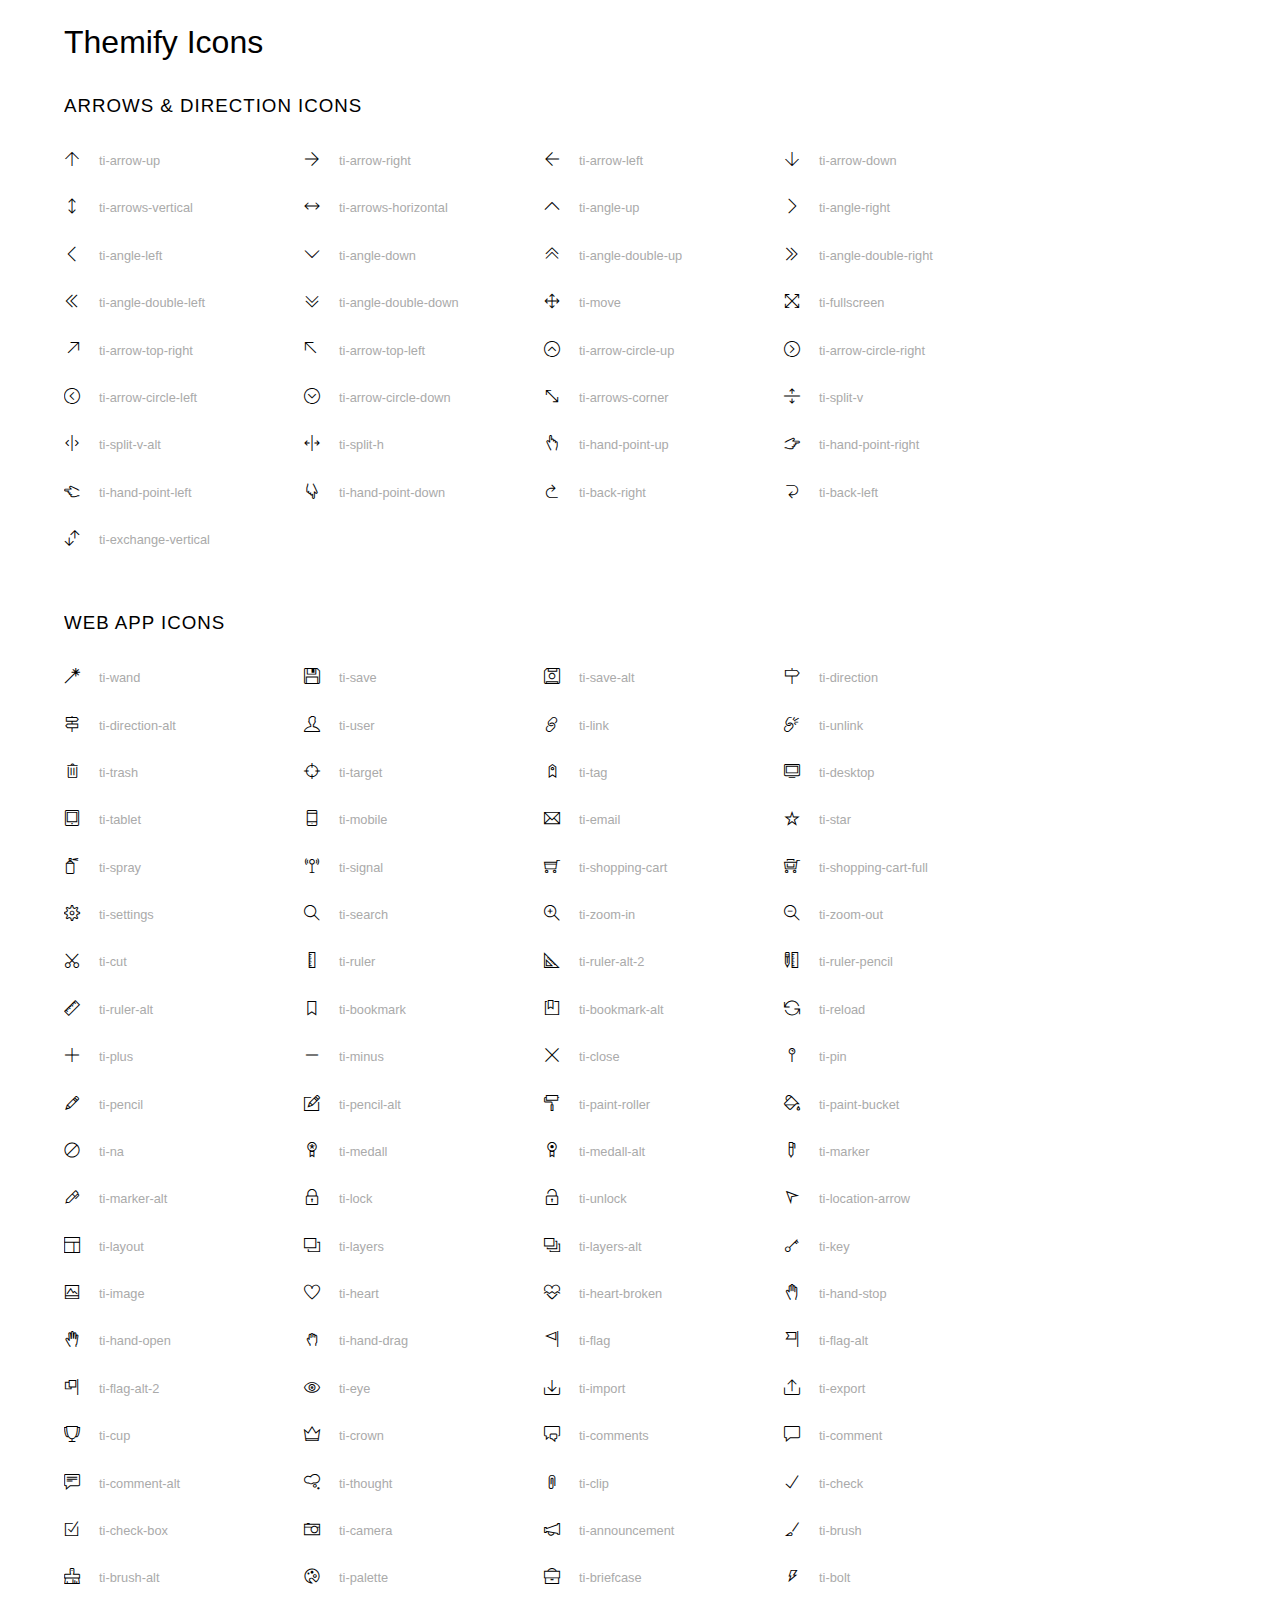
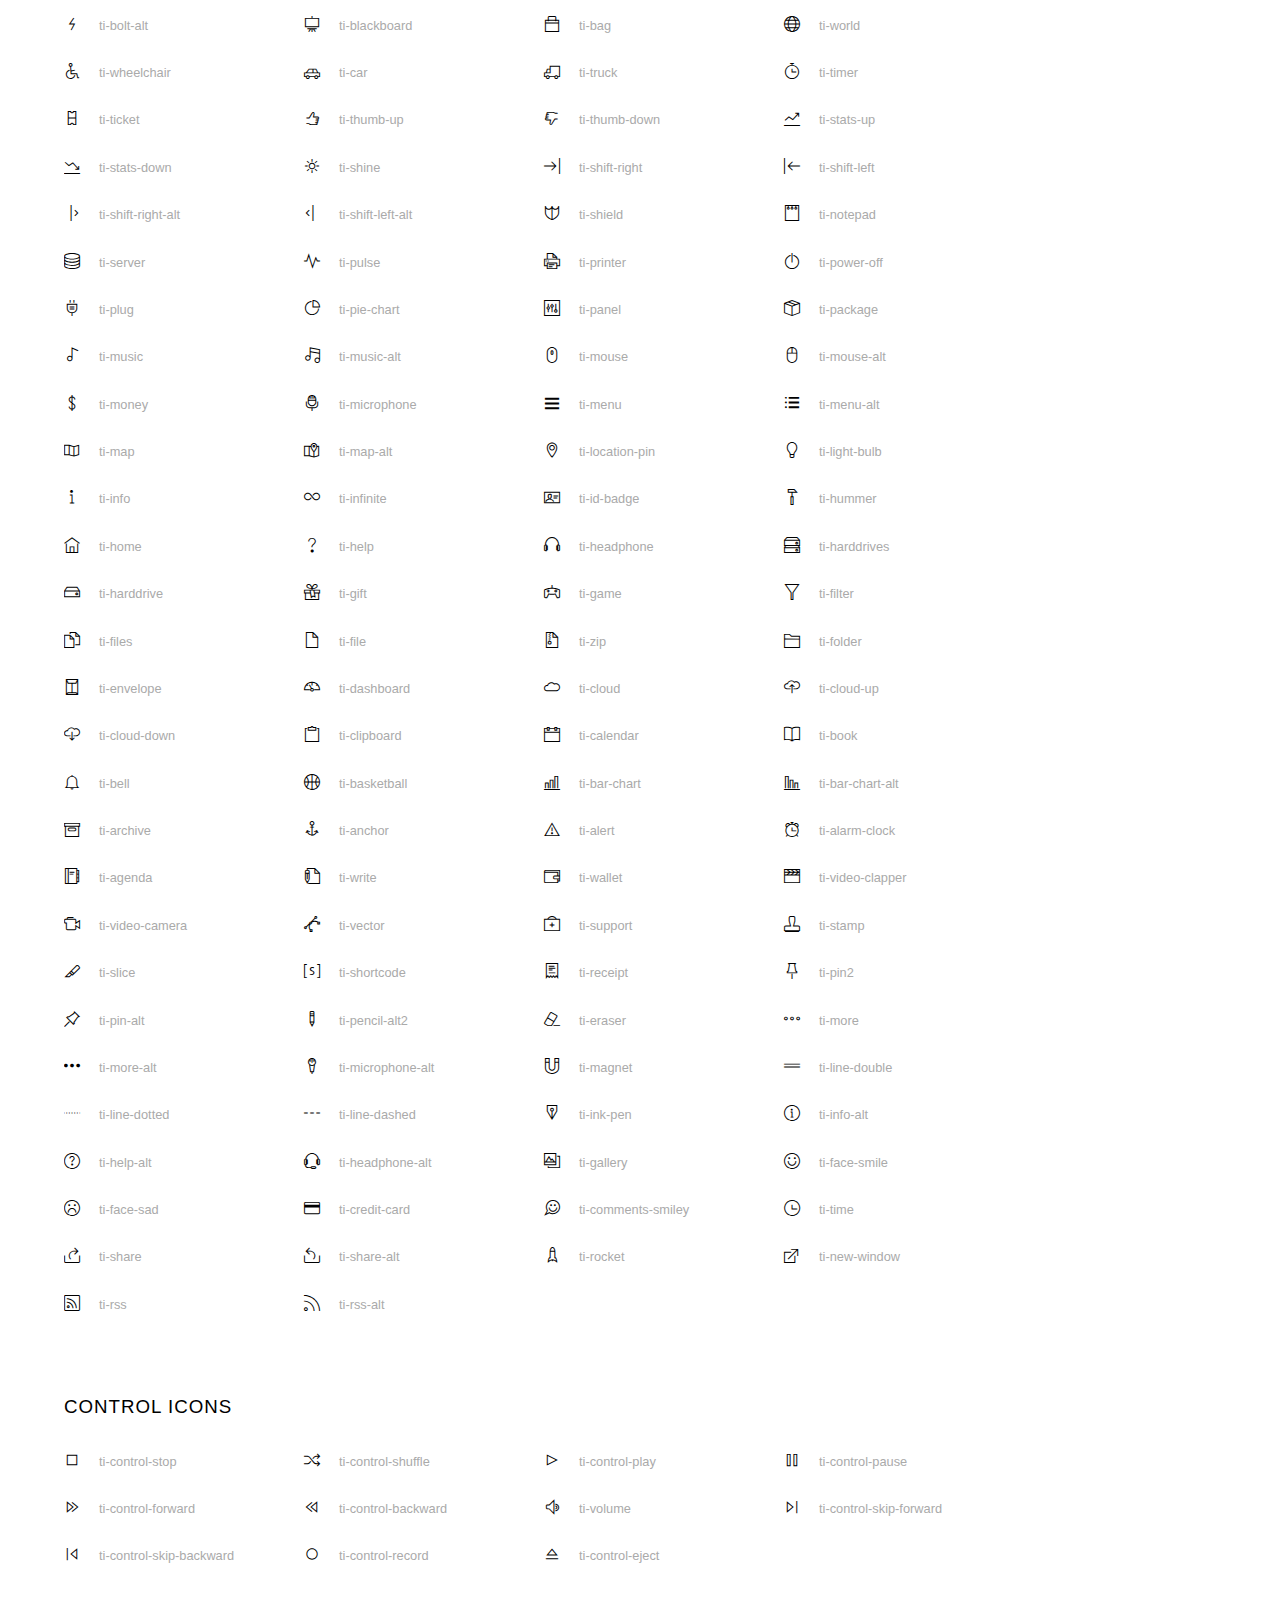
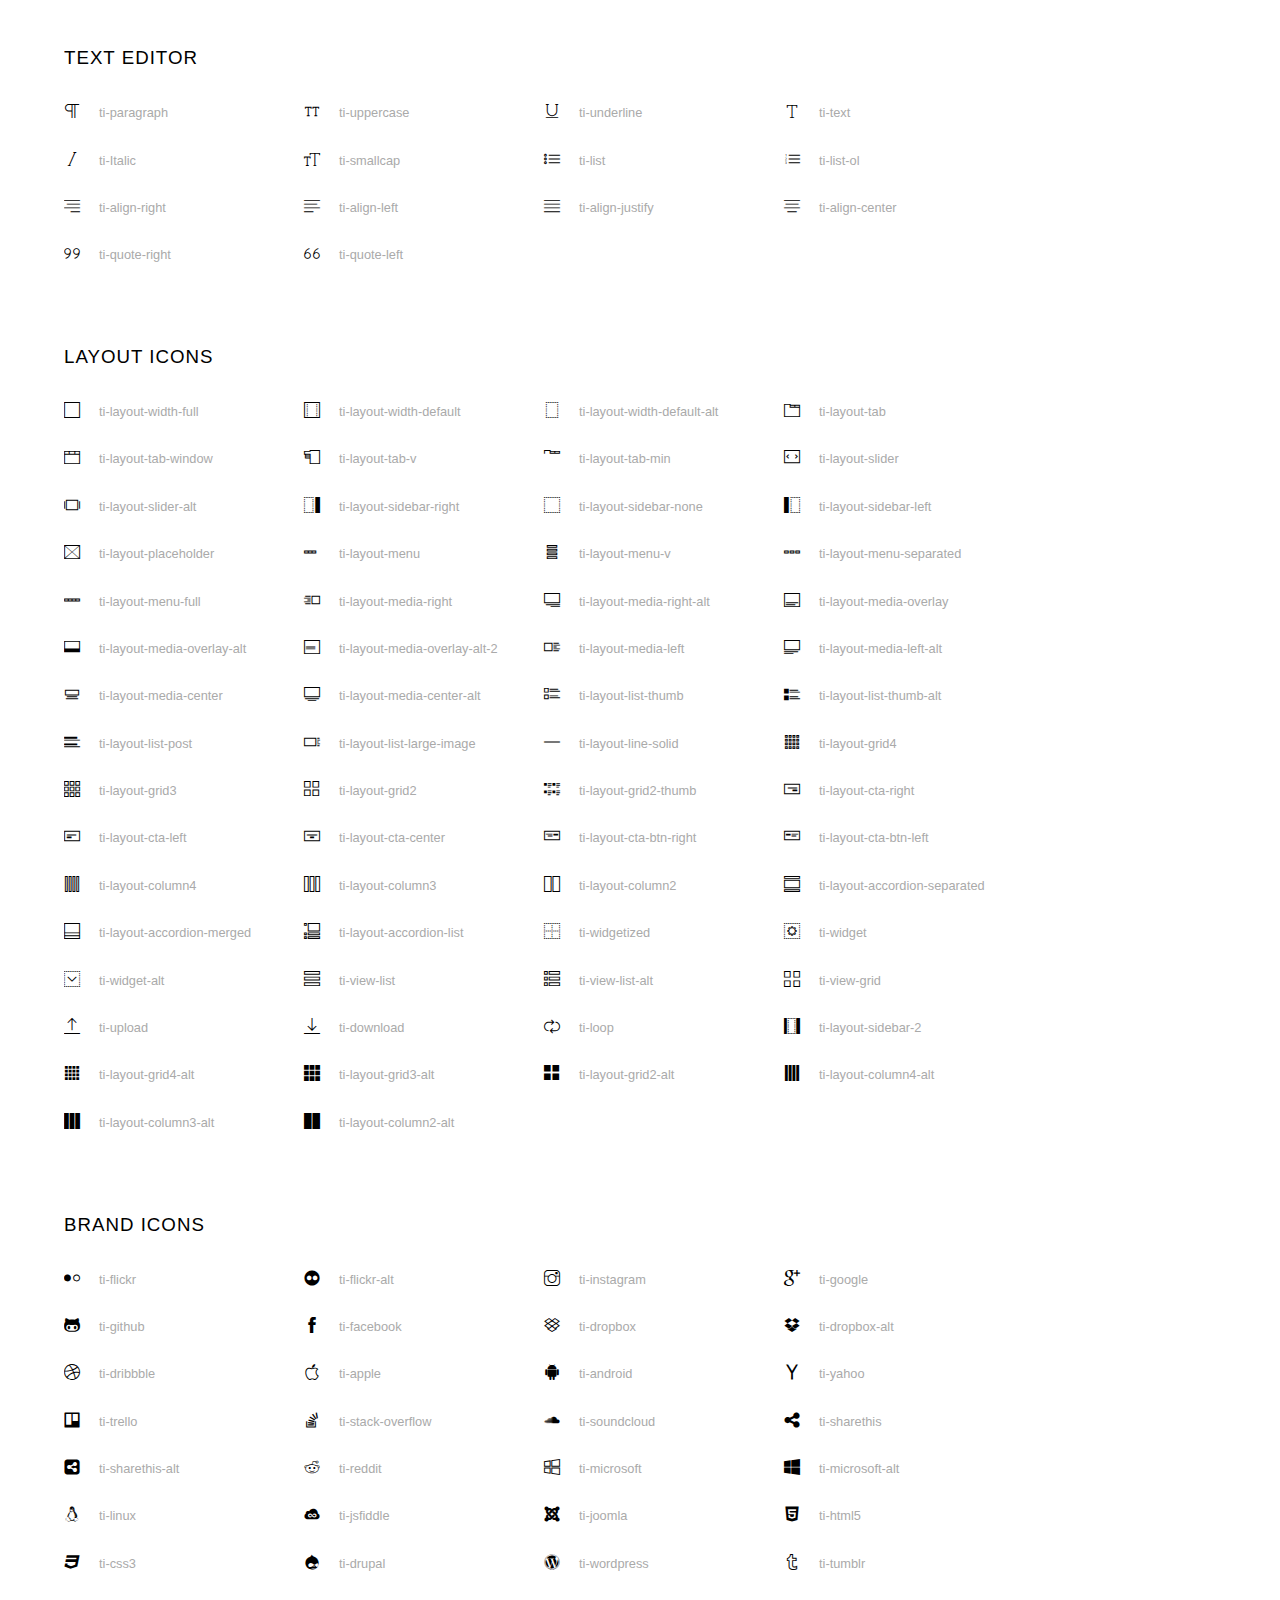
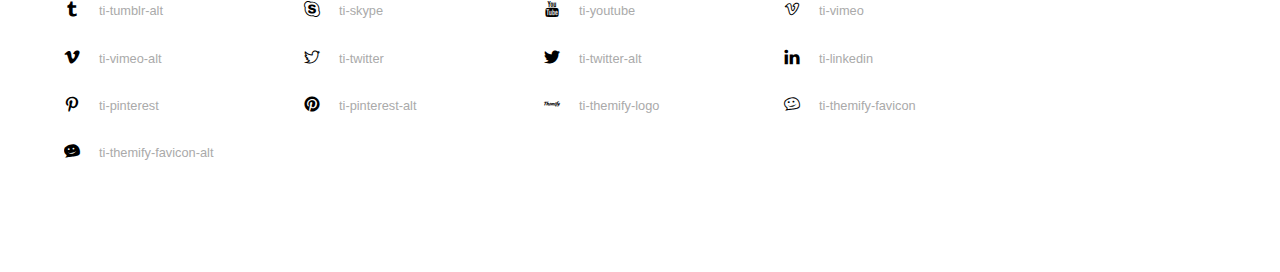
<file: assets/icon/themify-icons-font/themify-icons/index.html>
<!doctype html>
<html>
<head>
	<meta charset="utf-8">
	<title>Themify Icon Font</title>
	<meta name="viewport" content="width=device-width">
	<link rel="stylesheet" href="demo-files/demo.css">
	<link rel="stylesheet" href="themify-icons.css">
	<!--[if lt IE 8]><!-->
	<link rel="stylesheet" href="ie7/ie7.css">
	<!--<![endif]-->
</head>
<body>
	<h1>Themify Icons</h1>

	<div class="icon-section">

		<div class="icon-section">
			<h3>Arrows &amp; Direction Icons </h3>

			<div class="icon-container">
				<span class="ti-arrow-up"></span><span class="icon-name"> ti-arrow-up</span>
			</div>
			<div class="icon-container">
				<span class="ti-arrow-right"></span><span class="icon-name"> ti-arrow-right</span>
			</div>
			<div class="icon-container">
				<span class="ti-arrow-left"></span><span class="icon-name"> ti-arrow-left</span>
			</div>
			<div class="icon-container">
				<span class="ti-arrow-down"></span><span class="icon-name"> ti-arrow-down</span>
			</div>
			<div class="icon-container">
				<span class="ti-arrows-vertical"></span><span class="icon-name"> ti-arrows-vertical</span>
			</div>
			<div class="icon-container">
				<span class="ti-arrows-horizontal"></span><span class="icon-name"> ti-arrows-horizontal</span>
			</div>
			<div class="icon-container">
				<span class="ti-angle-up"></span><span class="icon-name"> ti-angle-up</span>
			</div>
			<div class="icon-container">
				<span class="ti-angle-right"></span><span class="icon-name"> ti-angle-right</span>
			</div>
			<div class="icon-container">
				<span class="ti-angle-left"></span><span class="icon-name"> ti-angle-left</span>
			</div>
			<div class="icon-container">
				<span class="ti-angle-down"></span><span class="icon-name"> ti-angle-down</span>
			</div>	
			<div class="icon-container">
				<span class="ti-angle-double-up"></span><span class="icon-name"> ti-angle-double-up</span>
			</div>
			<div class="icon-container">
				<span class="ti-angle-double-right"></span><span class="icon-name"> ti-angle-double-right</span>
			</div>
			<div class="icon-container">
				<span class="ti-angle-double-left"></span><span class="icon-name"> ti-angle-double-left</span>
			</div>
			<div class="icon-container">
				<span class="ti-angle-double-down"></span><span class="icon-name"> ti-angle-double-down</span>
			</div>					
			<div class="icon-container">
				<span class="ti-move"></span><span class="icon-name"> ti-move</span>
			</div>
			<div class="icon-container">
				<span class="ti-fullscreen"></span><span class="icon-name"> ti-fullscreen</span>
			</div>
			<div class="icon-container">
				<span class="ti-arrow-top-right"></span><span class="icon-name"> ti-arrow-top-right</span>
			</div>
			<div class="icon-container">
				<span class="ti-arrow-top-left"></span><span class="icon-name"> ti-arrow-top-left</span>
			</div>
			<div class="icon-container">
				<span class="ti-arrow-circle-up"></span><span class="icon-name"> ti-arrow-circle-up</span>
			</div>
			<div class="icon-container">
				<span class="ti-arrow-circle-right"></span><span class="icon-name"> ti-arrow-circle-right</span>
			</div>
			<div class="icon-container">
				<span class="ti-arrow-circle-left"></span><span class="icon-name"> ti-arrow-circle-left</span>
			</div>
			<div class="icon-container">
				<span class="ti-arrow-circle-down"></span><span class="icon-name"> ti-arrow-circle-down</span>
			</div>
			<div class="icon-container">
				<span class="ti-arrows-corner"></span><span class="icon-name"> ti-arrows-corner</span>
			</div>
			<div class="icon-container">
				<span class="ti-split-v"></span><span class="icon-name"> ti-split-v</span>
			</div>

			<div class="icon-container">
				<span class="ti-split-v-alt"></span><span class="icon-name"> ti-split-v-alt</span>
			</div>
			<div class="icon-container">
				<span class="ti-split-h"></span><span class="icon-name"> ti-split-h</span>
			</div>
			<div class="icon-container">
				<span class="ti-hand-point-up"></span><span class="icon-name"> ti-hand-point-up</span>
			</div>
			<div class="icon-container">
				<span class="ti-hand-point-right"></span><span class="icon-name"> ti-hand-point-right</span>
			</div>
			<div class="icon-container">
				<span class="ti-hand-point-left"></span><span class="icon-name"> ti-hand-point-left</span>
			</div>
			<div class="icon-container">
				<span class="ti-hand-point-down"></span><span class="icon-name"> ti-hand-point-down</span>
			</div>
			<div class="icon-container">
				<span class="ti-back-right"></span><span class="icon-name"> ti-back-right</span>
			</div>
			<div class="icon-container">
				<span class="ti-back-left"></span><span class="icon-name"> ti-back-left</span>
			</div>
			<div class="icon-container">
				<span class="ti-exchange-vertical"></span><span class="icon-name"> ti-exchange-vertical</span>
			</div>

		</div> <!-- Arrows Icons -->



		<h3>Web App Icons</h3>
		
		<div class="icon-section">

			<div class="icon-container">
				<span class="ti-wand"></span><span class="icon-name"> ti-wand</span>
			</div>
			<div class="icon-container">
				<span class="ti-save"></span><span class="icon-name"> ti-save</span>
			</div>
			<div class="icon-container">
				<span class="ti-save-alt"></span><span class="icon-name"> ti-save-alt</span>
			</div>

			<div class="icon-container">
				<span class="ti-direction"></span><span class="icon-name"> ti-direction</span>
			</div>
			<div class="icon-container">
				<span class="ti-direction-alt"></span><span class="icon-name"> ti-direction-alt</span>
			</div>
			<div class="icon-container">
				<span class="ti-user"></span><span class="icon-name"> ti-user</span>
			</div>
			<div class="icon-container">
				<span class="ti-link"></span><span class="icon-name"> ti-link</span>
			</div>
			<div class="icon-container">
				<span class="ti-unlink"></span><span class="icon-name"> ti-unlink</span>
			</div>
			<div class="icon-container">
				<span class="ti-trash"></span><span class="icon-name"> ti-trash</span>
			</div>
			<div class="icon-container">
				<span class="ti-target"></span><span class="icon-name"> ti-target</span>
			</div>
			<div class="icon-container">
				<span class="ti-tag"></span><span class="icon-name"> ti-tag</span>
			</div>
			<div class="icon-container">
				<span class="ti-desktop"></span><span class="icon-name"> ti-desktop</span>
			</div>
			<div class="icon-container">
				<span class="ti-tablet"></span><span class="icon-name"> ti-tablet</span>
			</div>
			<div class="icon-container">
				<span class="ti-mobile"></span><span class="icon-name"> ti-mobile</span>
			</div>
			<div class="icon-container">
				<span class="ti-email"></span><span class="icon-name"> ti-email</span>
			</div>	
			<div class="icon-container">
				<span class="ti-star"></span><span class="icon-name"> ti-star</span>
			</div>
			<div class="icon-container">
				<span class="ti-spray"></span><span class="icon-name"> ti-spray</span>
			</div>
			<div class="icon-container">
				<span class="ti-signal"></span><span class="icon-name"> ti-signal</span>
			</div>
			<div class="icon-container">
				<span class="ti-shopping-cart"></span><span class="icon-name"> ti-shopping-cart</span>
			</div>
			<div class="icon-container">
				<span class="ti-shopping-cart-full"></span><span class="icon-name"> ti-shopping-cart-full</span>
			</div>
			<div class="icon-container">
				<span class="ti-settings"></span><span class="icon-name"> ti-settings</span>
			</div>
			<div class="icon-container">
				<span class="ti-search"></span><span class="icon-name"> ti-search</span>
			</div>
			<div class="icon-container">
				<span class="ti-zoom-in"></span><span class="icon-name"> ti-zoom-in</span>
			</div>
			<div class="icon-container">
				<span class="ti-zoom-out"></span><span class="icon-name"> ti-zoom-out</span>
			</div>
			<div class="icon-container">
				<span class="ti-cut"></span><span class="icon-name"> ti-cut</span>
			</div>
			<div class="icon-container">
				<span class="ti-ruler"></span><span class="icon-name"> ti-ruler</span>
			</div>
			<div class="icon-container">
				<span class="ti-ruler-alt-2"></span><span class="icon-name"> ti-ruler-alt-2</span>
			</div>			
			<div class="icon-container">
				<span class="ti-ruler-pencil"></span><span class="icon-name"> ti-ruler-pencil</span>
			</div>
			<div class="icon-container">
				<span class="ti-ruler-alt"></span><span class="icon-name"> ti-ruler-alt</span>
			</div>
			<div class="icon-container">
				<span class="ti-bookmark"></span><span class="icon-name"> ti-bookmark</span>
			</div>
			<div class="icon-container">
				<span class="ti-bookmark-alt"></span><span class="icon-name"> ti-bookmark-alt</span>
			</div>
			<div class="icon-container">
				<span class="ti-reload"></span><span class="icon-name"> ti-reload</span>
			</div>
			<div class="icon-container">
				<span class="ti-plus"></span><span class="icon-name"> ti-plus</span>
			</div>
			<div class="icon-container">
				<span class="ti-minus"></span><span class="icon-name"> ti-minus</span>
			</div>
			<div class="icon-container">
				<span class="ti-close"></span><span class="icon-name"> ti-close</span>
			</div>			
			<div class="icon-container">
				<span class="ti-pin"></span><span class="icon-name"> ti-pin</span>
			</div>
			<div class="icon-container">
				<span class="ti-pencil"></span><span class="icon-name"> ti-pencil</span>
			</div>
					
		  	<div class="icon-container">
				<span class="ti-pencil-alt"></span><span class="icon-name"> ti-pencil-alt</span>
			</div>
			<div class="icon-container">
				<span class="ti-paint-roller"></span><span class="icon-name"> ti-paint-roller</span>
			</div>
			<div class="icon-container">
				<span class="ti-paint-bucket"></span><span class="icon-name"> ti-paint-bucket</span>
			</div>
			<div class="icon-container">
				<span class="ti-na"></span><span class="icon-name"> ti-na</span>
			</div>
			<div class="icon-container">
				<span class="ti-medall"></span><span class="icon-name"> ti-medall</span>
			</div>
			<div class="icon-container">
				<span class="ti-medall-alt"></span><span class="icon-name"> ti-medall-alt</span>
			</div>
			<div class="icon-container">
				<span class="ti-marker"></span><span class="icon-name"> ti-marker</span>
			</div>
			<div class="icon-container">
				<span class="ti-marker-alt"></span><span class="icon-name"> ti-marker-alt</span>
			</div>

			<div class="icon-container">
				<span class="ti-lock"></span><span class="icon-name"> ti-lock</span>
			</div>
			<div class="icon-container">
				<span class="ti-unlock"></span><span class="icon-name"> ti-unlock</span>
			</div>
			<div class="icon-container">
				<span class="ti-location-arrow"></span><span class="icon-name"> ti-location-arrow</span>
			</div>
			<div class="icon-container">
				<span class="ti-layout"></span><span class="icon-name"> ti-layout</span>
			</div>
			<div class="icon-container">
				<span class="ti-layers"></span><span class="icon-name"> ti-layers</span>
			</div>
			<div class="icon-container">
				<span class="ti-layers-alt"></span><span class="icon-name"> ti-layers-alt</span>
			</div>
			<div class="icon-container">
				<span class="ti-key"></span><span class="icon-name"> ti-key</span>
			</div>
			<div class="icon-container">
				<span class="ti-image"></span><span class="icon-name"> ti-image</span>
			</div>
			<div class="icon-container">
				<span class="ti-heart"></span><span class="icon-name"> ti-heart</span>
			</div>
			<div class="icon-container">
				<span class="ti-heart-broken"></span><span class="icon-name"> ti-heart-broken</span>
			</div>
			<div class="icon-container">
				<span class="ti-hand-stop"></span><span class="icon-name"> ti-hand-stop</span>
			</div>
			<div class="icon-container">
				<span class="ti-hand-open"></span><span class="icon-name"> ti-hand-open</span>
			</div>
			<div class="icon-container">
				<span class="ti-hand-drag"></span><span class="icon-name"> ti-hand-drag</span>
			</div>
			<div class="icon-container">
				<span class="ti-flag"></span><span class="icon-name"> ti-flag</span>
			</div>
			<div class="icon-container">
				<span class="ti-flag-alt"></span><span class="icon-name"> ti-flag-alt</span>
			</div>
			<div class="icon-container">
				<span class="ti-flag-alt-2"></span><span class="icon-name"> ti-flag-alt-2</span>
			</div>
			<div class="icon-container">
				<span class="ti-eye"></span><span class="icon-name"> ti-eye</span>
			</div>
			<div class="icon-container">
				<span class="ti-import"></span><span class="icon-name"> ti-import</span>
			</div>			
			<div class="icon-container">
				<span class="ti-export"></span><span class="icon-name"> ti-export</span>
			</div>
			<div class="icon-container">
				<span class="ti-cup"></span><span class="icon-name"> ti-cup</span>
			</div>
			<div class="icon-container">
				<span class="ti-crown"></span><span class="icon-name"> ti-crown</span>
			</div>
			<div class="icon-container">
				<span class="ti-comments"></span><span class="icon-name"> ti-comments</span>
			</div>
			<div class="icon-container">
				<span class="ti-comment"></span><span class="icon-name"> ti-comment</span>
			</div>
			<div class="icon-container">
				<span class="ti-comment-alt"></span><span class="icon-name"> ti-comment-alt</span>
			</div>
			<div class="icon-container">
				<span class="ti-thought"></span><span class="icon-name"> ti-thought</span>
			</div>			
			<div class="icon-container">
				<span class="ti-clip"></span><span class="icon-name"> ti-clip</span>
			</div>

			<div class="icon-container">
				<span class="ti-check"></span><span class="icon-name"> ti-check</span>
			</div>
			<div class="icon-container">
				<span class="ti-check-box"></span><span class="icon-name"> ti-check-box</span>
			</div>
			<div class="icon-container">
				<span class="ti-camera"></span><span class="icon-name"> ti-camera</span>
			</div>
			<div class="icon-container">
				<span class="ti-announcement"></span><span class="icon-name"> ti-announcement</span>
			</div>
			<div class="icon-container">
				<span class="ti-brush"></span><span class="icon-name"> ti-brush</span>
			</div>
			<div class="icon-container">
				<span class="ti-brush-alt"></span><span class="icon-name"> ti-brush-alt</span>
			</div>
			<div class="icon-container">
				<span class="ti-palette"></span><span class="icon-name"> ti-palette</span>
			</div>			
			<div class="icon-container">
				<span class="ti-briefcase"></span><span class="icon-name"> ti-briefcase</span>
			</div>
			<div class="icon-container">
				<span class="ti-bolt"></span><span class="icon-name"> ti-bolt</span>
			</div>
			<div class="icon-container">
				<span class="ti-bolt-alt"></span><span class="icon-name"> ti-bolt-alt</span>
			</div>
			<div class="icon-container">
				<span class="ti-blackboard"></span><span class="icon-name"> ti-blackboard</span>
			</div>
			<div class="icon-container">
				<span class="ti-bag"></span><span class="icon-name"> ti-bag</span>
			</div>
			<div class="icon-container">
				<span class="ti-world"></span><span class="icon-name"> ti-world</span>
			</div>
			<div class="icon-container">
				<span class="ti-wheelchair"></span><span class="icon-name"> ti-wheelchair</span>
			</div>
			<div class="icon-container">
				<span class="ti-car"></span><span class="icon-name"> ti-car</span>
			</div>
			<div class="icon-container">
				<span class="ti-truck"></span><span class="icon-name"> ti-truck</span>
			</div>
			<div class="icon-container">
				<span class="ti-timer"></span><span class="icon-name"> ti-timer</span>
			</div>
			<div class="icon-container">
				<span class="ti-ticket"></span><span class="icon-name"> ti-ticket</span>
			</div>
			<div class="icon-container">
				<span class="ti-thumb-up"></span><span class="icon-name"> ti-thumb-up</span>
			</div>
			<div class="icon-container">
				<span class="ti-thumb-down"></span><span class="icon-name"> ti-thumb-down</span>
			</div>

			<div class="icon-container">
				<span class="ti-stats-up"></span><span class="icon-name"> ti-stats-up</span>
			</div>
			<div class="icon-container">
				<span class="ti-stats-down"></span><span class="icon-name"> ti-stats-down</span>
			</div>
			<div class="icon-container">
				<span class="ti-shine"></span><span class="icon-name"> ti-shine</span>
			</div>
			<div class="icon-container">
				<span class="ti-shift-right"></span><span class="icon-name"> ti-shift-right</span>
			</div>
			<div class="icon-container">
				<span class="ti-shift-left"></span><span class="icon-name"> ti-shift-left</span>
			</div>

			<div class="icon-container">
				<span class="ti-shift-right-alt"></span><span class="icon-name"> ti-shift-right-alt</span>
			</div>
			<div class="icon-container">
				<span class="ti-shift-left-alt"></span><span class="icon-name"> ti-shift-left-alt</span>
			</div>
			<div class="icon-container">
				<span class="ti-shield"></span><span class="icon-name"> ti-shield</span>
			</div>
			<div class="icon-container">
				<span class="ti-notepad"></span><span class="icon-name"> ti-notepad</span>
			</div>
			<div class="icon-container">
				<span class="ti-server"></span><span class="icon-name"> ti-server</span>
			</div>

			<div class="icon-container">
				<span class="ti-pulse"></span><span class="icon-name"> ti-pulse</span>
			</div>
			<div class="icon-container">
				<span class="ti-printer"></span><span class="icon-name"> ti-printer</span>
			</div>
			<div class="icon-container">
				<span class="ti-power-off"></span><span class="icon-name"> ti-power-off</span>
			</div>
			<div class="icon-container">
				<span class="ti-plug"></span><span class="icon-name"> ti-plug</span>
			</div>
			<div class="icon-container">
				<span class="ti-pie-chart"></span><span class="icon-name"> ti-pie-chart</span>
			</div>

			<div class="icon-container">
				<span class="ti-panel"></span><span class="icon-name"> ti-panel</span>
			</div>
			<div class="icon-container">
				<span class="ti-package"></span><span class="icon-name"> ti-package</span>
			</div>
			<div class="icon-container">
				<span class="ti-music"></span><span class="icon-name"> ti-music</span>
			</div>
			<div class="icon-container">
				<span class="ti-music-alt"></span><span class="icon-name"> ti-music-alt</span>
			</div>
			<div class="icon-container">
				<span class="ti-mouse"></span><span class="icon-name"> ti-mouse</span>
			</div>
			<div class="icon-container">
				<span class="ti-mouse-alt"></span><span class="icon-name"> ti-mouse-alt</span>
			</div>
			<div class="icon-container">
				<span class="ti-money"></span><span class="icon-name"> ti-money</span>
			</div>
			<div class="icon-container">
				<span class="ti-microphone"></span><span class="icon-name"> ti-microphone</span>
			</div>
			<div class="icon-container">
				<span class="ti-menu"></span><span class="icon-name"> ti-menu</span>
			</div>
			<div class="icon-container">
				<span class="ti-menu-alt"></span><span class="icon-name"> ti-menu-alt</span>
			</div>
			<div class="icon-container">
				<span class="ti-map"></span><span class="icon-name"> ti-map</span>
			</div>
			<div class="icon-container">
				<span class="ti-map-alt"></span><span class="icon-name"> ti-map-alt</span>
			</div>

			<div class="icon-container">
				<span class="ti-location-pin"></span><span class="icon-name"> ti-location-pin</span>
			</div>

			<div class="icon-container">
				<span class="ti-light-bulb"></span><span class="icon-name"> ti-light-bulb</span>
			</div>
			<div class="icon-container">
				<span class="ti-info"></span><span class="icon-name"> ti-info</span>
			</div>
			<div class="icon-container">
				<span class="ti-infinite"></span><span class="icon-name"> ti-infinite</span>
			</div>
			<div class="icon-container">
				<span class="ti-id-badge"></span><span class="icon-name"> ti-id-badge</span>
			</div>
			<div class="icon-container">
				<span class="ti-hummer"></span><span class="icon-name"> ti-hummer</span>
			</div>
			<div class="icon-container">
				<span class="ti-home"></span><span class="icon-name"> ti-home</span>
			</div>
			<div class="icon-container">
				<span class="ti-help"></span><span class="icon-name"> ti-help</span>
			</div>
			<div class="icon-container">
				<span class="ti-headphone"></span><span class="icon-name"> ti-headphone</span>
			</div>
			<div class="icon-container">
				<span class="ti-harddrives"></span><span class="icon-name"> ti-harddrives</span>
			</div>
			<div class="icon-container">
				<span class="ti-harddrive"></span><span class="icon-name"> ti-harddrive</span>
			</div>
			<div class="icon-container">
				<span class="ti-gift"></span><span class="icon-name"> ti-gift</span>
			</div>
			<div class="icon-container">
				<span class="ti-game"></span><span class="icon-name"> ti-game</span>
			</div>
			<div class="icon-container">
				<span class="ti-filter"></span><span class="icon-name"> ti-filter</span>
			</div>
			<div class="icon-container">
				<span class="ti-files"></span><span class="icon-name"> ti-files</span>
			</div>
			<div class="icon-container">
				<span class="ti-file"></span><span class="icon-name"> ti-file</span>
			</div>
			<div class="icon-container">
				<span class="ti-zip"></span><span class="icon-name"> ti-zip</span>
			</div>
			<div class="icon-container">
				<span class="ti-folder"></span><span class="icon-name"> ti-folder</span>
			</div>			
			<div class="icon-container">
				<span class="ti-envelope"></span><span class="icon-name"> ti-envelope</span>
			</div>


			<div class="icon-container">
				<span class="ti-dashboard"></span><span class="icon-name"> ti-dashboard</span>
			</div>
			<div class="icon-container">
				<span class="ti-cloud"></span><span class="icon-name"> ti-cloud</span>
			</div>
			<div class="icon-container">
				<span class="ti-cloud-up"></span><span class="icon-name"> ti-cloud-up</span>
			</div>
			<div class="icon-container">
				<span class="ti-cloud-down"></span><span class="icon-name"> ti-cloud-down</span>
			</div>
			<div class="icon-container">
				<span class="ti-clipboard"></span><span class="icon-name"> ti-clipboard</span>
			</div>
			<div class="icon-container">
				<span class="ti-calendar"></span><span class="icon-name"> ti-calendar</span>
			</div>
			<div class="icon-container">
				<span class="ti-book"></span><span class="icon-name"> ti-book</span>
			</div>
			<div class="icon-container">
				<span class="ti-bell"></span><span class="icon-name"> ti-bell</span>
			</div>
			<div class="icon-container">
				<span class="ti-basketball"></span><span class="icon-name"> ti-basketball</span>
			</div>
			<div class="icon-container">
				<span class="ti-bar-chart"></span><span class="icon-name"> ti-bar-chart</span>
			</div>
			<div class="icon-container">
				<span class="ti-bar-chart-alt"></span><span class="icon-name"> ti-bar-chart-alt</span>
			</div>


			<div class="icon-container">
				<span class="ti-archive"></span><span class="icon-name"> ti-archive</span>
			</div>
			<div class="icon-container">
				<span class="ti-anchor"></span><span class="icon-name"> ti-anchor</span>
			</div>

			<div class="icon-container">
				<span class="ti-alert"></span><span class="icon-name"> ti-alert</span>
			</div>
			<div class="icon-container">
				<span class="ti-alarm-clock"></span><span class="icon-name"> ti-alarm-clock</span>
			</div>
			<div class="icon-container">
				<span class="ti-agenda"></span><span class="icon-name"> ti-agenda</span>
			</div>
			<div class="icon-container">
				<span class="ti-write"></span><span class="icon-name"> ti-write</span>
			</div>

			<div class="icon-container">
				<span class="ti-wallet"></span><span class="icon-name"> ti-wallet</span>
			</div>
			<div class="icon-container">
				<span class="ti-video-clapper"></span><span class="icon-name"> ti-video-clapper</span>
			</div>
			<div class="icon-container">
				<span class="ti-video-camera"></span><span class="icon-name"> ti-video-camera</span>
			</div>
			<div class="icon-container">
				<span class="ti-vector"></span><span class="icon-name"> ti-vector</span>
			</div>

			<div class="icon-container">
				<span class="ti-support"></span><span class="icon-name"> ti-support</span>
			</div>
			<div class="icon-container">
				<span class="ti-stamp"></span><span class="icon-name"> ti-stamp</span>
			</div>
			<div class="icon-container">
				<span class="ti-slice"></span><span class="icon-name"> ti-slice</span>
			</div>
			<div class="icon-container">
				<span class="ti-shortcode"></span><span class="icon-name"> ti-shortcode</span>
			</div>
			<div class="icon-container">
				<span class="ti-receipt"></span><span class="icon-name"> ti-receipt</span>
			</div>
			<div class="icon-container">
				<span class="ti-pin2"></span><span class="icon-name"> ti-pin2</span>
			</div>
			<div class="icon-container">
				<span class="ti-pin-alt"></span><span class="icon-name"> ti-pin-alt</span>
			</div>
			<div class="icon-container">
				<span class="ti-pencil-alt2"></span><span class="icon-name"> ti-pencil-alt2</span>
			</div>
			<div class="icon-container">
				<span class="ti-eraser"></span><span class="icon-name"> ti-eraser</span>
			</div>			
			<div class="icon-container">
				<span class="ti-more"></span><span class="icon-name"> ti-more</span>
			</div>
			<div class="icon-container">
				<span class="ti-more-alt"></span><span class="icon-name"> ti-more-alt</span>
			</div>
			<div class="icon-container">
				<span class="ti-microphone-alt"></span><span class="icon-name"> ti-microphone-alt</span>
			</div>
			<div class="icon-container">
				<span class="ti-magnet"></span><span class="icon-name"> ti-magnet</span>
			</div>
			<div class="icon-container">
				<span class="ti-line-double"></span><span class="icon-name"> ti-line-double</span>
			</div>
			<div class="icon-container">
				<span class="ti-line-dotted"></span><span class="icon-name"> ti-line-dotted</span>
			</div>
			<div class="icon-container">
				<span class="ti-line-dashed"></span><span class="icon-name"> ti-line-dashed</span>
			</div>

			<div class="icon-container">
				<span class="ti-ink-pen"></span><span class="icon-name"> ti-ink-pen</span>
			</div>
			<div class="icon-container">
				<span class="ti-info-alt"></span><span class="icon-name"> ti-info-alt</span>
			</div>
			<div class="icon-container">
				<span class="ti-help-alt"></span><span class="icon-name"> ti-help-alt</span>
			</div>
			<div class="icon-container">
				<span class="ti-headphone-alt"></span><span class="icon-name"> ti-headphone-alt</span>
			</div>

			<div class="icon-container">
				<span class="ti-gallery"></span><span class="icon-name"> ti-gallery</span>
			</div>
			<div class="icon-container">
				<span class="ti-face-smile"></span><span class="icon-name"> ti-face-smile</span>
			</div>
			<div class="icon-container">
				<span class="ti-face-sad"></span><span class="icon-name"> ti-face-sad</span>
			</div>
			<div class="icon-container">
				<span class="ti-credit-card"></span><span class="icon-name"> ti-credit-card</span>
			</div>
			<div class="icon-container">
				<span class="ti-comments-smiley"></span><span class="icon-name"> ti-comments-smiley</span>
			</div>
			<div class="icon-container">
				<span class="ti-time"></span><span class="icon-name"> ti-time</span>
			</div>
			<div class="icon-container">
				<span class="ti-share"></span><span class="icon-name"> ti-share</span>
			</div>
			<div class="icon-container">
				<span class="ti-share-alt"></span><span class="icon-name"> ti-share-alt</span>
			</div>
			<div class="icon-container">
				<span class="ti-rocket"></span><span class="icon-name"> ti-rocket</span>
			</div>

			<div class="icon-container">
				<span class="ti-new-window"></span><span class="icon-name"> ti-new-window</span>
			</div>

			<div class="icon-container">
				<span class="ti-rss"></span><span class="icon-name"> ti-rss</span>
			</div>

			<div class="icon-container">
				<span class="ti-rss-alt"></span><span class="icon-name"> ti-rss-alt</span>
			</div>
			
		</div><!-- Web App Icons -->


		<div class="icon-section">
			<h3>Control Icons</h3>
			<div class="icon-container">
				<span class="ti-control-stop"></span><span class="icon-name"> ti-control-stop</span>
			</div>
			<div class="icon-container">
				<span class="ti-control-shuffle"></span><span class="icon-name"> ti-control-shuffle</span>
			</div>
			<div class="icon-container">
				<span class="ti-control-play"></span><span class="icon-name"> ti-control-play</span>
			</div>
			<div class="icon-container">
				<span class="ti-control-pause"></span><span class="icon-name"> ti-control-pause</span>
			</div>
			<div class="icon-container">
				<span class="ti-control-forward"></span><span class="icon-name"> ti-control-forward</span>
			</div>
			<div class="icon-container">
				<span class="ti-control-backward"></span><span class="icon-name"> ti-control-backward</span>
			</div>	
			<div class="icon-container">
				<span class="ti-volume"></span><span class="icon-name"> ti-volume</span>
			</div>
			<div class="icon-container">
				<span class="ti-control-skip-forward"></span><span class="icon-name"> ti-control-skip-forward</span>
			</div>
			<div class="icon-container">
				<span class="ti-control-skip-backward"></span><span class="icon-name"> ti-control-skip-backward</span>
			</div>
			<div class="icon-container">
				<span class="ti-control-record"></span><span class="icon-name"> ti-control-record</span>
			</div>
			<div class="icon-container">
				<span class="ti-control-eject"></span><span class="icon-name"> ti-control-eject</span>
			</div>			
		</div> <!-- Control Icons -->


		<div class="icon-section">
			<h3>Text Editor</h3>

			<div class="icon-container">
				<span class="ti-paragraph"></span><span class="icon-name"> ti-paragraph</span>
			</div>
			<div class="icon-container">
				<span class="ti-uppercase"></span><span class="icon-name"> ti-uppercase</span>
			</div>

			<div class="icon-container">
				<span class="ti-underline"></span><span class="icon-name"> ti-underline</span>
			</div>
			<div class="icon-container">
				<span class="ti-text"></span><span class="icon-name"> ti-text</span>
			</div>
			<div class="icon-container">
				<span class="ti-Italic"></span><span class="icon-name"> ti-Italic</span>
			</div>
			<div class="icon-container">
				<span class="ti-smallcap"></span><span class="icon-name"> ti-smallcap</span>
			</div>
			<div class="icon-container">
				<span class="ti-list"></span><span class="icon-name"> ti-list</span>
			</div>
			<div class="icon-container">
				<span class="ti-list-ol"></span><span class="icon-name"> ti-list-ol</span>
			</div>
			<div class="icon-container">
				<span class="ti-align-right"></span><span class="icon-name"> ti-align-right</span>
			</div>
			<div class="icon-container">
				<span class="ti-align-left"></span><span class="icon-name"> ti-align-left</span>
			</div>
			<div class="icon-container">
				<span class="ti-align-justify"></span><span class="icon-name"> ti-align-justify</span>
			</div>
			<div class="icon-container">
				<span class="ti-align-center"></span><span class="icon-name"> ti-align-center</span>
			</div>
			<div class="icon-container">
				<span class="ti-quote-right"></span><span class="icon-name"> ti-quote-right</span>
			</div>
			<div class="icon-container">
				<span class="ti-quote-left"></span><span class="icon-name"> ti-quote-left</span>
			</div>

		</div> <!-- Text Editor -->



		<div class="icon-section">
			<h3>Layout Icons</h3>
			<div class="icon-container">
				<span class="ti-layout-width-full"></span><span class="icon-name"> ti-layout-width-full</span>
			</div>
			<div class="icon-container">
				<span class="ti-layout-width-default"></span><span class="icon-name"> ti-layout-width-default</span>
			</div>
			<div class="icon-container">
				<span class="ti-layout-width-default-alt"></span><span class="icon-name"> ti-layout-width-default-alt</span>
			</div>
			<div class="icon-container">
				<span class="ti-layout-tab"></span><span class="icon-name"> ti-layout-tab</span>
			</div>
			<div class="icon-container">
				<span class="ti-layout-tab-window"></span><span class="icon-name"> ti-layout-tab-window</span>
			</div>
			<div class="icon-container">
				<span class="ti-layout-tab-v"></span><span class="icon-name"> ti-layout-tab-v</span>
			</div>
			<div class="icon-container">
				<span class="ti-layout-tab-min"></span><span class="icon-name"> ti-layout-tab-min</span>
			</div>
			<div class="icon-container">
				<span class="ti-layout-slider"></span><span class="icon-name"> ti-layout-slider</span>
			</div>
			<div class="icon-container">
				<span class="ti-layout-slider-alt"></span><span class="icon-name"> ti-layout-slider-alt</span>
			</div>
			<div class="icon-container">
				<span class="ti-layout-sidebar-right"></span><span class="icon-name"> ti-layout-sidebar-right</span>
			</div>
			<div class="icon-container">
				<span class="ti-layout-sidebar-none"></span><span class="icon-name"> ti-layout-sidebar-none</span>
			</div>
			<div class="icon-container">
				<span class="ti-layout-sidebar-left"></span><span class="icon-name"> ti-layout-sidebar-left</span>
			</div>
			<div class="icon-container">
				<span class="ti-layout-placeholder"></span><span class="icon-name"> ti-layout-placeholder</span>
			</div>
			<div class="icon-container">
				<span class="ti-layout-menu"></span><span class="icon-name"> ti-layout-menu</span>
			</div>
			<div class="icon-container">
				<span class="ti-layout-menu-v"></span><span class="icon-name"> ti-layout-menu-v</span>
			</div>
			<div class="icon-container">
				<span class="ti-layout-menu-separated"></span><span class="icon-name"> ti-layout-menu-separated</span>
			</div>
			<div class="icon-container">
				<span class="ti-layout-menu-full"></span><span class="icon-name"> ti-layout-menu-full</span>
			</div>
			<div class="icon-container">
				<span class="ti-layout-media-right"></span><span class="icon-name"> ti-layout-media-right</span>
			</div>
			<div class="icon-container">
				<span class="ti-layout-media-right-alt"></span><span class="icon-name"> ti-layout-media-right-alt</span>
			</div>
			<div class="icon-container">
				<span class="ti-layout-media-overlay"></span><span class="icon-name"> ti-layout-media-overlay</span>
			</div>
			<div class="icon-container">
				<span class="ti-layout-media-overlay-alt"></span><span class="icon-name"> ti-layout-media-overlay-alt</span>
			</div>
			<div class="icon-container">
				<span class="ti-layout-media-overlay-alt-2"></span><span class="icon-name"> ti-layout-media-overlay-alt-2</span>
			</div>
			<div class="icon-container">
				<span class="ti-layout-media-left"></span><span class="icon-name"> ti-layout-media-left</span>
			</div>
			<div class="icon-container">
				<span class="ti-layout-media-left-alt"></span><span class="icon-name"> ti-layout-media-left-alt</span>
			</div>
			<div class="icon-container">
				<span class="ti-layout-media-center"></span><span class="icon-name"> ti-layout-media-center</span>
			</div>
			<div class="icon-container">
				<span class="ti-layout-media-center-alt"></span><span class="icon-name"> ti-layout-media-center-alt</span>
			</div>
			<div class="icon-container">
				<span class="ti-layout-list-thumb"></span><span class="icon-name"> ti-layout-list-thumb</span>
			</div>
			<div class="icon-container">
				<span class="ti-layout-list-thumb-alt"></span><span class="icon-name"> ti-layout-list-thumb-alt</span>
			</div>
			<div class="icon-container">
				<span class="ti-layout-list-post"></span><span class="icon-name"> ti-layout-list-post</span>
			</div>
			<div class="icon-container">
				<span class="ti-layout-list-large-image"></span><span class="icon-name"> ti-layout-list-large-image</span>
			</div>
			<div class="icon-container">
				<span class="ti-layout-line-solid"></span><span class="icon-name"> ti-layout-line-solid</span>
			</div>
			<div class="icon-container">
				<span class="ti-layout-grid4"></span><span class="icon-name"> ti-layout-grid4</span>
			</div>
			<div class="icon-container">
				<span class="ti-layout-grid3"></span><span class="icon-name"> ti-layout-grid3</span>
			</div>
			<div class="icon-container">
				<span class="ti-layout-grid2"></span><span class="icon-name"> ti-layout-grid2</span>
			</div>
			<div class="icon-container">
				<span class="ti-layout-grid2-thumb"></span><span class="icon-name"> ti-layout-grid2-thumb</span>
			</div>
			<div class="icon-container">
				<span class="ti-layout-cta-right"></span><span class="icon-name"> ti-layout-cta-right</span>
			</div>
			<div class="icon-container">
				<span class="ti-layout-cta-left"></span><span class="icon-name"> ti-layout-cta-left</span>
			</div>
			<div class="icon-container">
				<span class="ti-layout-cta-center"></span><span class="icon-name"> ti-layout-cta-center</span>
			</div>
			<div class="icon-container">
				<span class="ti-layout-cta-btn-right"></span><span class="icon-name"> ti-layout-cta-btn-right</span>
			</div>
			<div class="icon-container">
				<span class="ti-layout-cta-btn-left"></span><span class="icon-name"> ti-layout-cta-btn-left</span>
			</div>
			<div class="icon-container">
				<span class="ti-layout-column4"></span><span class="icon-name"> ti-layout-column4</span>
			</div>
			<div class="icon-container">
				<span class="ti-layout-column3"></span><span class="icon-name"> ti-layout-column3</span>
			</div>
			<div class="icon-container">
				<span class="ti-layout-column2"></span><span class="icon-name"> ti-layout-column2</span>
			</div>
			<div class="icon-container">
				<span class="ti-layout-accordion-separated"></span><span class="icon-name"> ti-layout-accordion-separated</span>
			</div>
			<div class="icon-container">
				<span class="ti-layout-accordion-merged"></span><span class="icon-name"> ti-layout-accordion-merged</span>
			</div>
			<div class="icon-container">
				<span class="ti-layout-accordion-list"></span><span class="icon-name"> ti-layout-accordion-list</span>
			</div>
			<div class="icon-container">
				<span class="ti-widgetized"></span><span class="icon-name"> ti-widgetized</span>
			</div>
			<div class="icon-container">
				<span class="ti-widget"></span><span class="icon-name"> ti-widget</span>
			</div>
			<div class="icon-container">
				<span class="ti-widget-alt"></span><span class="icon-name"> ti-widget-alt</span>
			</div>
			<div class="icon-container">
				<span class="ti-view-list"></span><span class="icon-name"> ti-view-list</span>
			</div>
			<div class="icon-container">
				<span class="ti-view-list-alt"></span><span class="icon-name"> ti-view-list-alt</span>
			</div>
			<div class="icon-container">
				<span class="ti-view-grid"></span><span class="icon-name"> ti-view-grid</span>
			</div>
			<div class="icon-container">
				<span class="ti-upload"></span><span class="icon-name"> ti-upload</span>
			</div>
			<div class="icon-container">
				<span class="ti-download"></span><span class="icon-name"> ti-download</span>
			</div>	
			<div class="icon-container">
				<span class="ti-loop"></span><span class="icon-name"> ti-loop</span>
			</div>
			<div class="icon-container">
				<span class="ti-layout-sidebar-2"></span><span class="icon-name"> ti-layout-sidebar-2</span>
			</div>
			<div class="icon-container">
				<span class="ti-layout-grid4-alt"></span><span class="icon-name"> ti-layout-grid4-alt</span>
			</div>
			<div class="icon-container">
				<span class="ti-layout-grid3-alt"></span><span class="icon-name"> ti-layout-grid3-alt</span>
			</div>
			<div class="icon-container">
				<span class="ti-layout-grid2-alt"></span><span class="icon-name"> ti-layout-grid2-alt</span>
			</div>
			<div class="icon-container">
				<span class="ti-layout-column4-alt"></span><span class="icon-name"> ti-layout-column4-alt</span>
			</div>
			<div class="icon-container">
				<span class="ti-layout-column3-alt"></span><span class="icon-name"> ti-layout-column3-alt</span>
			</div>
			<div class="icon-container">
				<span class="ti-layout-column2-alt"></span><span class="icon-name"> ti-layout-column2-alt</span>
			</div>		


		</div> <!-- Layout Icons -->


		<div class="icon-section">
			<h3>Brand Icons</h3>

			<div class="icon-container">
				<span class="ti-flickr"></span><span class="icon-name"> ti-flickr</span>
			</div>
			<div class="icon-container">
				<span class="ti-flickr-alt"></span><span class="icon-name"> ti-flickr-alt</span>
			</div>			
			<div class="icon-container">
				<span class="ti-instagram"></span><span class="icon-name"> ti-instagram</span>
			</div>
			<div class="icon-container">
				<span class="ti-google"></span><span class="icon-name"> ti-google</span>
			</div>
			<div class="icon-container">
				<span class="ti-github"></span><span class="icon-name"> ti-github</span>
			</div>

			<div class="icon-container">
				<span class="ti-facebook"></span><span class="icon-name"> ti-facebook</span>
			</div>
			<div class="icon-container">
				<span class="ti-dropbox"></span><span class="icon-name"> ti-dropbox</span>
			</div>
			<div class="icon-container">
				<span class="ti-dropbox-alt"></span><span class="icon-name"> ti-dropbox-alt</span>
			</div>
			<div class="icon-container">
				<span class="ti-dribbble"></span><span class="icon-name"> ti-dribbble</span>
			</div>
			<div class="icon-container">
				<span class="ti-apple"></span><span class="icon-name"> ti-apple</span>
			</div>
			<div class="icon-container">
				<span class="ti-android"></span><span class="icon-name"> ti-android</span>
			</div>
			<div class="icon-container">
				<span class="ti-yahoo"></span><span class="icon-name"> ti-yahoo</span>
			</div>
			<div class="icon-container">
				<span class="ti-trello"></span><span class="icon-name"> ti-trello</span>
			</div>
			<div class="icon-container">
				<span class="ti-stack-overflow"></span><span class="icon-name"> ti-stack-overflow</span>
			</div>
			<div class="icon-container">
				<span class="ti-soundcloud"></span><span class="icon-name"> ti-soundcloud</span>
			</div>
			<div class="icon-container">
				<span class="ti-sharethis"></span><span class="icon-name"> ti-sharethis</span>
			</div>
			<div class="icon-container">
				<span class="ti-sharethis-alt"></span><span class="icon-name"> ti-sharethis-alt</span>
			</div>
			<div class="icon-container">
				<span class="ti-reddit"></span><span class="icon-name"> ti-reddit</span>
			</div>

			<div class="icon-container">
				<span class="ti-microsoft"></span><span class="icon-name"> ti-microsoft</span>
			</div>
			<div class="icon-container">
				<span class="ti-microsoft-alt"></span><span class="icon-name"> ti-microsoft-alt</span>
			</div>
			<div class="icon-container">
				<span class="ti-linux"></span><span class="icon-name"> ti-linux</span>
			</div>
			<div class="icon-container">
				<span class="ti-jsfiddle"></span><span class="icon-name"> ti-jsfiddle</span>
			</div>
			<div class="icon-container">
				<span class="ti-joomla"></span><span class="icon-name"> ti-joomla</span>
			</div>
			<div class="icon-container">
				<span class="ti-html5"></span><span class="icon-name"> ti-html5</span>
			</div>
			<div class="icon-container">
				<span class="ti-css3"></span><span class="icon-name"> ti-css3</span>
			</div>	
			<div class="icon-container">
				<span class="ti-drupal"></span><span class="icon-name"> ti-drupal</span>
			</div>
			<div class="icon-container">
				<span class="ti-wordpress"></span><span class="icon-name"> ti-wordpress</span>
			</div>		
			<div class="icon-container">
				<span class="ti-tumblr"></span><span class="icon-name"> ti-tumblr</span>
			</div>
			<div class="icon-container">
				<span class="ti-tumblr-alt"></span><span class="icon-name"> ti-tumblr-alt</span>
			</div>
			<div class="icon-container">
				<span class="ti-skype"></span><span class="icon-name"> ti-skype</span>
			</div>
			<div class="icon-container">
				<span class="ti-youtube"></span><span class="icon-name"> ti-youtube</span>
			</div>
			<div class="icon-container">
				<span class="ti-vimeo"></span><span class="icon-name"> ti-vimeo</span>
			</div>
			<div class="icon-container">
				<span class="ti-vimeo-alt"></span><span class="icon-name"> ti-vimeo-alt</span>
			</div>			
			<div class="icon-container">
				<span class="ti-twitter"></span><span class="icon-name"> ti-twitter</span>
			</div>
			<div class="icon-container">
				<span class="ti-twitter-alt"></span><span class="icon-name"> ti-twitter-alt</span>
			</div>
			<div class="icon-container">
				<span class="ti-linkedin"></span><span class="icon-name"> ti-linkedin</span>
			</div>
			<div class="icon-container">
				<span class="ti-pinterest"></span><span class="icon-name"> ti-pinterest</span>
			</div>

			<div class="icon-container">
				<span class="ti-pinterest-alt"></span><span class="icon-name"> ti-pinterest-alt</span>
			</div>
			<div class="icon-container">
				<span class="ti-themify-logo"></span><span class="icon-name"> ti-themify-logo</span>
			</div>
			<div class="icon-container">
				<span class="ti-themify-favicon"></span><span class="icon-name"> ti-themify-favicon</span>
			</div>
			<div class="icon-container">
				<span class="ti-themify-favicon-alt"></span><span class="icon-name"> ti-themify-favicon-alt</span>
			</div>

		</div> <!-- brand Icons -->

	</div>

</body>
</html>
</file>
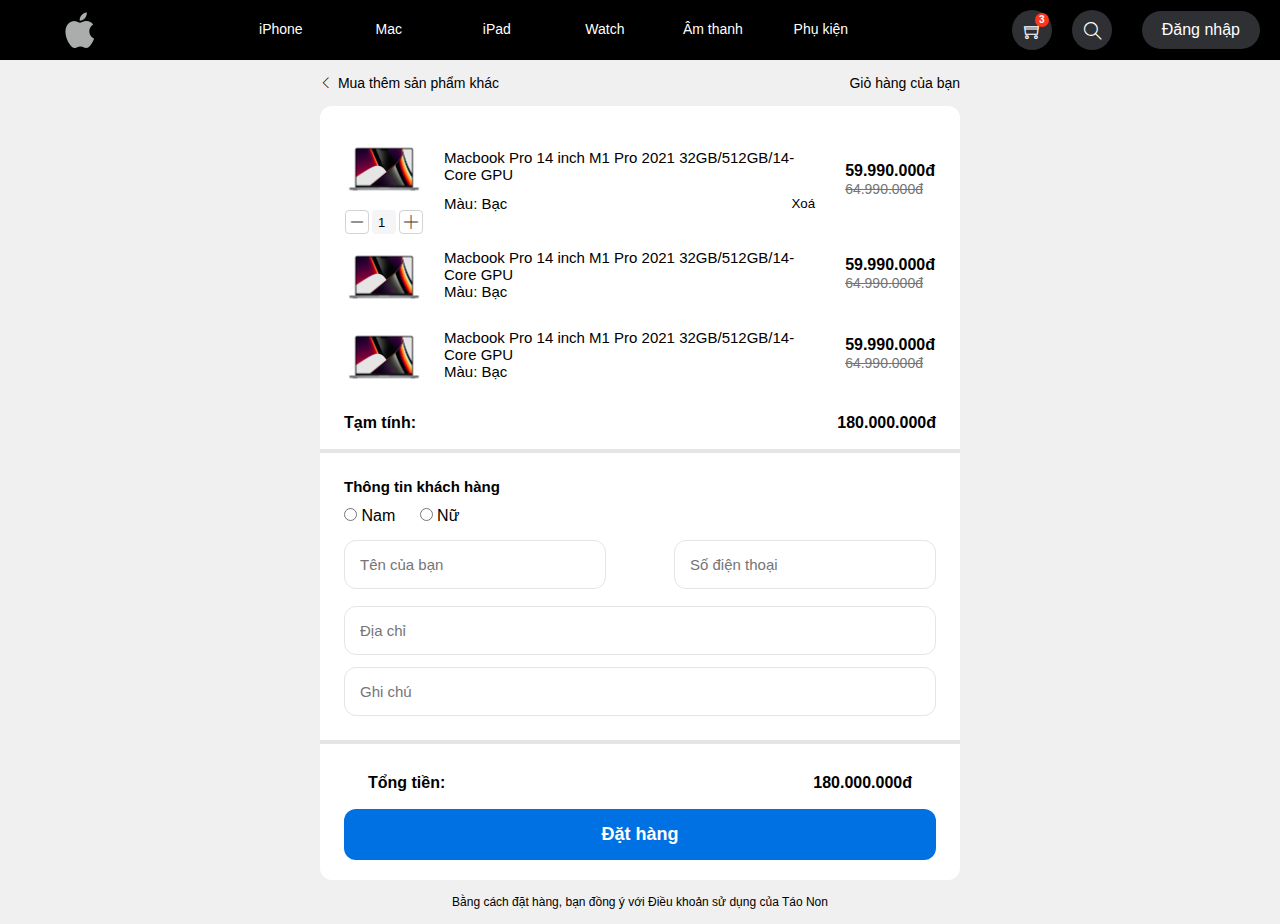
<file: cart.html>
<!DOCTYPE html>
<html lang="en">
  <head>
    <meta charset="UTF-8" />
    <meta http-equiv="X-UA-Compatible" content="IE=edge" />
    <meta name="viewport" content="width=device-width, initial-scale=1.0" />
    <title>Táo Non</title>
    <link rel="stylesheet" href="./assets/css/base.css" />
    <link rel="stylesheet" href="./assets/css/cart.css " />
    <link
      rel="stylesheet"
      href="./assets/icon/themify-icons-font/themify-icons/themify-icons.css"
    />
    <link rel="icon" type="image/x-icon" href="./assets/img/apple-icon.png" />
  </head>
  <body>
    <div id="main">
      <!-- header -->
      <header class="header">
        <!-- logo -->
        <div id="header__logo">
          <a class="header__logo-link" href="/">
            <img
              src="./assets/img/logoapple.png"
              alt="apple logo"
              class="header__logo-img"
            />
          </a>
        </div>
        <!-- navigation -->
        <ul class="nav-list">
          <li class="nav-item nav-iphone">
            <a href="" class="nav-item__link">iPhone</a>
          </li>
          <li class="nav-item nav-mac">
            <a href="" class="nav-item__link">Mac</a>
          </li>
          <li class="nav-item nav-ipad">
            <a href="" class="nav-item__link">iPad</a>
          </li>
          <li class="nav-item nav-watch">
            <a href="" class="nav-item__link">Watch</a>
          </li>
          <li class="nav-item nav-sound">
            <a href="" class="nav-item__link">Âm thanh</a>
          </li>
          <li class="nav-item nav-accessory">
            <a href="" class="nav-item__link">Phụ kiện</a>
          </li>
        </ul>

        <div class="nav-btn">
          <!-- btn cart -->
          <div class="nav-btn__cart">
            <i class="nav-icon ti-shopping-cart"></i>
            <div class="cart__quantity">3</div>
          </div>

          <!-- btn search -->
          <div class="nav-btn__search">
            <i class="nav-icon ti-search"></i>
          </div>
          <!-- button đăng nhập -->
          <div class="nav-btn__login">
            <a href="" class="login__link">Đăng nhập</a>
          </div>
        </div>
      </header>

      <!-- container -->
      <div class="container">
        <div class="grid__row">
          <div class="grid__col--2 cart-content">
            <div class="top-content">
              <a href="/" class="buymore">
                <i class="ti-angle-left"></i>
                Mua thêm sản phẩm khác
              </a>
              <span>Giỏ hàng của bạn</span>
            </div>
            <div class="middle-cart">
              <ul class="cart-list">
                <li class="cart-item">
                  <div class="cart-item__img-quantity">
                    <img
                      src="./assets/img/mac/Macbook Pro 14/macbook-pro-14-inch-m1-pro-2021-xam-1-650x650.png"
                      alt=""
                      class="cart-item__img"
                    />
                    <div class="cart-item__quantity">
                      <div
                        class="cart-item__quantity-sign minus decrease-btn-js"
                      >
                        <i
                          class="ti-minus minus-icon "
                        ></i>
                      </div>
                      <input
                        type="text"
                        maxlength="2"
                        class="cart-item__quantity-input quantity-input-js"
                        style="border: none; pointer-events: all"
                        value="1"
                      />
                      <div
                        class="cart-item__quantity-sign plus increase-btn-js"
                      >
                        <i class="ti-plus plus-icon"></i>
                      </div>
                    </div>
                  </div>
                  <div class="cart-item__info">
                    <div class="cart-item__name-color">
                      <span class="cart-item__name"
                        >Macbook Pro 14 inch M1 Pro 2021 32GB/512GB/14-Core
                        GPU</span
                      >
                      <div class="cart-item__color-del-wrap">
                        <span class="cart-item__color">Màu: Bạc</span>
                        <button class="cart-item__delete">Xoá</button>
                      </div>
                    </div>
                  </div>
                  <div class="cart-item__price">
                    <span class="current-price">59.990.000đ</span>
                    <span class="non-sale-price">64.990.000đ</span>
                  </div>
                </li>
                <li class="cart-item">
                  <img
                    src="./assets/img/mac/Macbook Pro 14/macbook-pro-14-inch-m1-pro-2021-xam-1-650x650.png"
                    alt=""
                    class="cart-item__img"
                  />
                  <div class="cart-item__info">
                    <div class="cart-item__name-color">
                      <span class="cart-item__name"
                        >Macbook Pro 14 inch M1 Pro 2021 32GB/512GB/14-Core
                        GPU</span
                      >
                      <span class="cart-item__color">Màu: Bạc</span>
                    </div>
                  </div>
                  <div class="cart-item__price">
                    <span class="current-price">59.990.000đ</span>
                    <span class="non-sale-price">64.990.000đ</span>
                  </div>
                </li>
                <li class="cart-item">
                  <img
                    src="./assets/img/mac/Macbook Pro 14/macbook-pro-14-inch-m1-pro-2021-xam-1-650x650.png"
                    alt=""
                    class="cart-item__img"
                  />
                  <div class="cart-item__info">
                    <div class="cart-item__name-color">
                      <span class="cart-item__name"
                        >Macbook Pro 14 inch M1 Pro 2021 32GB/512GB/14-Core
                        GPU</span
                      >
                      <span class="cart-item__color">Màu: Bạc</span>
                    </div>
                  </div>
                  <div class="cart-item__price">
                    <span class="current-price">59.990.000đ</span>
                    <span class="non-sale-price">64.990.000đ</span>
                  </div>
                </li>
              </ul>

              <!-- total -->
              <div class="total-provisional">
                <span class="total-provisional__text">Tạm tính:</span>
                <span class="total-provisional__money">180.000.000đ</span>
              </div>

              <!-- customer info -->
              <div class="customer-infor">
                <h4>Thông tin khách hàng</h4>
                <form action="" class="customer-form">
                  <div class="customer-sex">
                    <input type="radio" /> Nam <input type="radio" /> Nữ
                  </div>
                  <div class="fillinform">
                    <div class="customer-name">
                      <input
                        type="text"
                        placeholder="Tên của bạn"
                        class="input-info"
                      />
                    </div>
                    <div class="customer-phonenumber">
                      <input
                        type="text"
                        placeholder="Số điện thoại"
                        class="input-info"
                      />
                    </div>
                  </div>
                  <div class="customer-address">
                    <input
                      type="text"
                      placeholder="Địa chỉ"
                      class="input-long"
                    />
                  </div>
                  <div class="customer-note">
                    <input
                      type="text"
                      placeholder="Ghi chú"
                      class="input-long"
                    />
                  </div>
                </form>
              </div>
              <!-- submit form -->
              <div class="submit-form">
                <div class="total-provisional total-price">
                  <span class="total-provisional__text">Tổng tiền:</span>
                  <span class="total-provisional__money">180.000.000đ</span>
                </div>
                <button class="submit-btn">Đặt hàng</button>
              </div>
            </div>

            <span class="bottom-page"
              >Bằng cách đặt hàng, bạn đồng ý với Điều khoản sử dụng của Táo
              Non</span
            >
          </div>
        </div>
      </div>
    </div>
    <script>
      const increaseBtnEl = document.querySelector(".increase-btn-js");
      const decreaseBtnEl = document.querySelector(".decrease-btn-js");
      const quantityInputEl = document.querySelector(".quantity-input-js");
      var quantityProduct = quantityInputEl.attributes.value.nodeValue;
      console.log();

      increaseBtnEl.addEventListener("click", function () {
        if (quantityInputEl.attributes.value.nodeValue == 99) {
          increaseBtnEl.children[0].classList.add("cart-item__quantity-sign--disable")
        }
        quantityInputEl.attributes.value.nodeValue++;
      });
      decreaseBtnEl.addEventListener("click", function () {
        quantityInputEl.attributes.value.nodeValue--;
      });
    </script>
  </body>
</html>
</file>
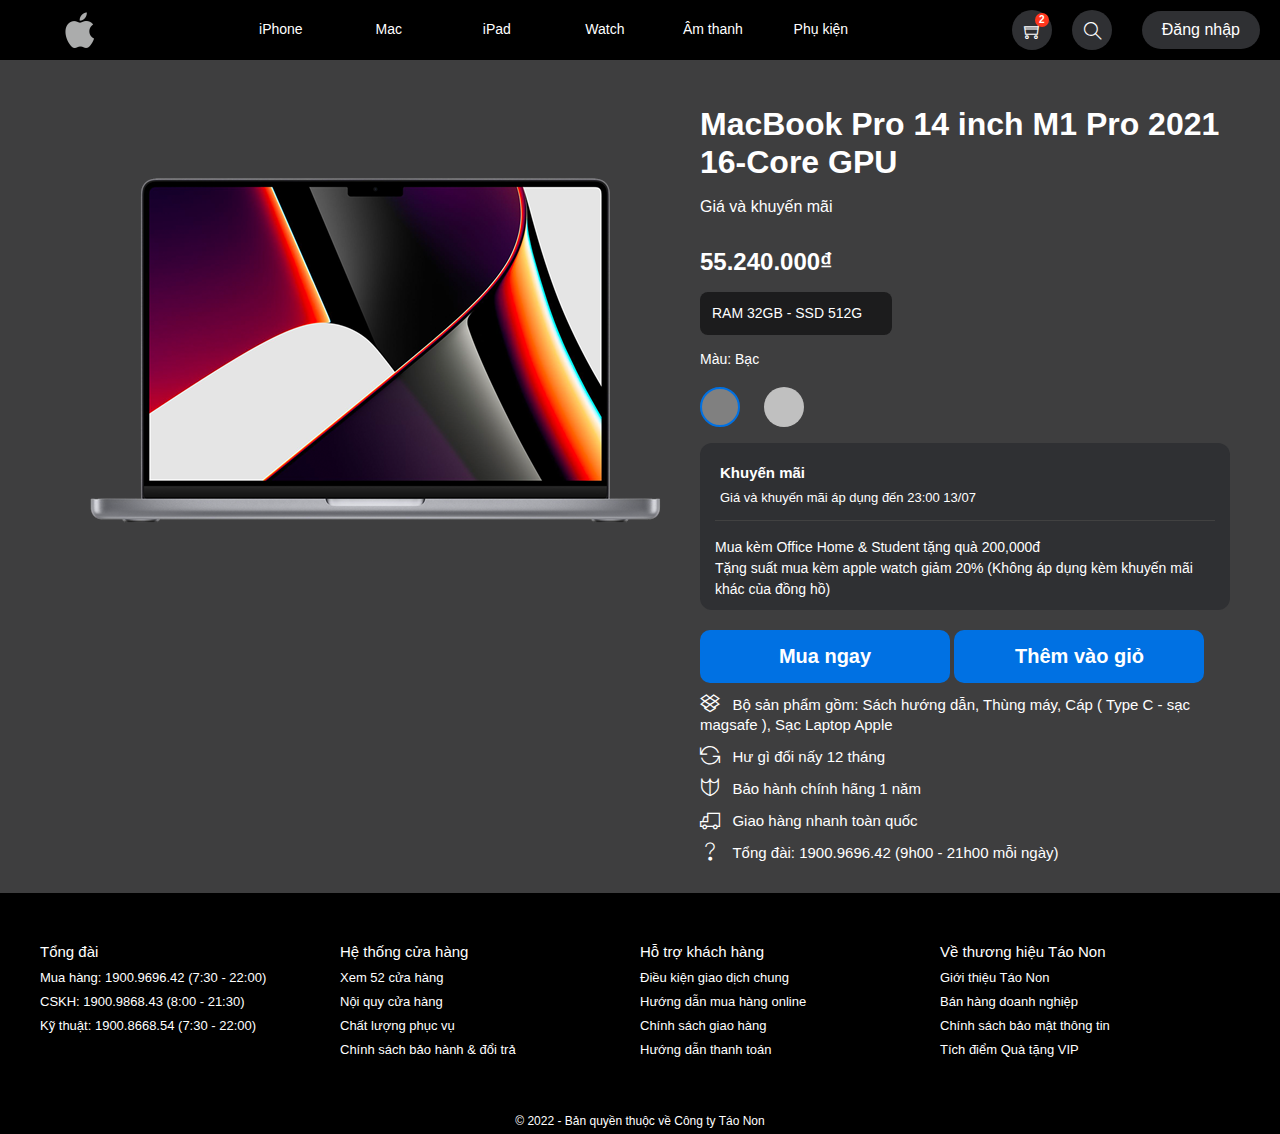
<file: product-detail.html>
<!DOCTYPE html>
<html lang="en">
  <head>
    <meta charset="UTF-8" />
    <meta http-equiv="X-UA-Compatible" content="IE=edge" />
    <meta name="viewport" content="width=device-width, initial-scale=1.0" />
    <title>Táo non</title>
    <link rel="stylesheet" href="./assets/css/base.css" />
    <link rel="stylesheet" href="./assets/css/product-detail.css" />
    <link
      rel="stylesheet"
      href="./assets/icon/themify-icons-font/themify-icons/themify-icons.css"
    />
  </head>
  <body>
    <header class="header">
      <!-- logo -->
      <div id="header__logo">
        <a class="header__logo-link" href="/">
          <img
            src="./assets/img/logoapple.png"
            alt="apple logo"
            class="header__logo-img"
          />
        </a>
      </div>
      <!-- navigation -->
      <ul class="nav-list">
        <li class="nav-item nav-iphone">
          <a href="" class="nav-item__link">iPhone</a>
        </li>
        <li class="nav-item nav-mac">
          <a href="" class="nav-item__link">Mac</a>
        </li>
        <li class="nav-item nav-ipad">
          <a href="" class="nav-item__link">iPad</a>
        </li>
        <li class="nav-item nav-watch">
          <a href="" class="nav-item__link">Watch</a>
        </li>
        <li class="nav-item nav-sound">
          <a href="" class="nav-item__link">Âm thanh</a>
        </li>
        <li class="nav-item nav-accessory">
          <a href="" class="nav-item__link">Phụ kiện</a>
        </li>
      </ul>

      <div class="nav-btn">
        <!-- btn cart -->
        <div class="nav-btn__cart">
          <i class="nav-icon ti-shopping-cart"></i>
          <div class="cart__quantity">2</div>
        </div>
        <!-- btn search -->
        <div class="nav-btn__search">
          <i class="nav-icon ti-search"></i>
        </div>
        <!-- button đăng nhập -->
        <div class="nav-btn__login">
          <a href="" class="login__link">Đăng nhập</a>
        </div>
      </div>
    </header>

    <!-- product information -->
    <div class="container">
      <div class="introduction-detail">
        <div class="center-page">
          <aside class="slider-detail">
            <img
              src="./assets/img/mac/apple-macbook-pro-14-m1-pro-2021-xam-thumb-650x650.png"
              alt="macbook pro 14"
            />
          </aside>
          <aside class="product-info">
            <h1 class="product-name">
              MacBook Pro 14 inch M1 Pro 2021 16-Core GPU
            </h1>
            <span class="price-promo-title">Giá và khuyến mãi</span>
            <h2 class="product-price">55.240.000₫</h2>
            <div class="product-capacity">
              <span class="product-capacity__detail">RAM 32GB - SSD 512G</span>
            </div>
            <div class="product-color">
              <h4 class="product-color__text">Màu: Bạc</h4>
              <ul class="product-color__opt-list">
                <li
                  class="product-color__opt-item product-color__opt-item--gray product-color__opt-item--active"
                >
                  <a href=""></a>
                </li>
                <li
                  class="product-color__opt-item product-color__opt-item--silver"
                >
                  <a href=""></a>
                </li>
              </ul>
            </div>
            <div class="promotion-detail">
              <span class="promotion-detail__title">Khuyến mãi</span>
              <span class="promotion-detail__time">
                Giá và khuyến mãi áp dụng đến 23:00 13/07
              </span>
              <ul class="promotion-detail__list">
                <li class="promotion-detail__item">
                  Mua kèm Office Home & Student tặng quà 200,000đ
                </li>
                <li class="promotion-detail__item">
                  Tặng suất mua kèm apple watch giảm 20% (Không áp dụng kèm
                  khuyến mãi khác của đồng hồ)
                </li>
              </ul>
            </div>
            <div class="btn-wrap">
              <button class="buy-now-btn primary-btn">Mua ngay</button>
              <button class="add-cart-btn primary-btn">Thêm vào giỏ</button>
            </div>
            <div class="policy-wrap">
              <ul class="policy-list">
                <li class="policy-item">
                  <i class="policy-item__icon ti-dropbox"></i>
                  <span class="policy-item__text">
                    Bộ sản phẩm gồm: Sách hướng dẫn, Thùng máy, Cáp ( Type C -
                    sạc magsafe ), Sạc Laptop Apple
                  </span>
                </li>
                <li class="policy-item">
                  <i class="policy-item__icon ti-reload"></i>
                  <span class="policy-item__text">Hư gì đổi nấy 12 tháng</span>
                </li>
                <li class="policy-item">
                  <i class="policy-item__icon ti-shield"></i>
                  <span class="policy-item__text"
                    >Bảo hành chính hãng 1 năm</span
                  >
                </li>
                <li class="policy-item">
                  <i class="policy-item__icon ti-truck"></i>
                  <span class="policy-item__text"
                    >Giao hàng nhanh toàn quốc</span
                  >
                </li>
                <li class="policy-item">
                  <i class="policy-item__icon ti-help"></i>
                  <span class="policy-item__text"
                    >Tổng đài: 1900.9696.42 (9h00 - 21h00 mỗi ngày)</span
                  >
                </li>
              </ul>
            </div>
          </aside>
        </div>
      </div>
    </div>
    <footer class="footer">
      <div class="grid">
        <div class="grid__row">
          <div class="grid__col--4">
            <h4 class="footer__heading">Tổng đài</h4>
            <ul class="footer__list">
              <li class="footer__item">
                <a href="/" class="footer__item-link">
                  Mua hàng: 1900.9696.42 (7:30 - 22:00)
                </a>
              </li>
              <li class="footer__item">
                <a href="/" class="footer__item-link">
                  CSKH: 1900.9868.43 (8:00 - 21:30)
                </a>
              </li>
              <li class="footer__item">
                <a href="/" class="footer__item-link">
                  Kỹ thuật: 1900.8668.54 (7:30 - 22:00)
                </a>
              </li>
            </ul>
          </div>
          <div class="grid__col--4">
            <h4 class="footer__heading">Hệ thống cửa hàng</h4>
            <ul class="footer__list">
              <li class="footer__item">
                <a href="/" class="footer__item-link"> Xem 52 cửa hàng </a>
              </li>
              <li class="footer__item">
                <a href="/" class="footer__item-link"> Nội quy cửa hàng </a>
              </li>
              <li class="footer__item">
                <a href="/" class="footer__item-link"> Chất lượng phục vụ </a>
              </li>
              <li class="footer__item">
                <a href="/" class="footer__item-link">
                  Chính sách bảo hành & đổi trả
                </a>
              </li>
            </ul>
          </div>
          <div class="grid__col--4">
            <h4 class="footer__heading">Hỗ trợ khách hàng</h4>
            <ul class="footer__list">
              <li class="footer__item">
                <a href="/" class="footer__item-link"
                  >Điều kiện giao dịch chung</a
                >
              </li>
              <li class="footer__item">
                <a href="/" class="footer__item-link"
                  >Hướng dẫn mua hàng online</a
                >
              </li>
              <li class="footer__item">
                <a href="/" class="footer__item-link">Chính sách giao hàng</a>
              </li>
              <li class="footer__item">
                <a href="/" class="footer__item-link">Hướng dẫn thanh toán</a>
              </li>
            </ul>
          </div>
          <div class="grid__col--4">
            <h4 class="footer__heading">Về thương hiệu Táo Non</h4>
            <ul class="footer__list">
              <li class="footer__item">
                <a href="/" class="footer__item-link">Giới thiệu Táo Non</a>
              </li>
              <li class="footer__item">
                <a href="/" class="footer__item-link">Bán hàng doanh nghiệp</a>
              </li>
              <li class="footer__item">
                <a href="/" class="footer__item-link"
                  >Chính sách bảo mật thông tin</a
                >
              </li>
              <li class="footer__item">
                <a href="/" class="footer__item-link">Tích điểm Quà tặng VIP</a>
              </li>
            </ul>
          </div>
        </div>
      </div>
    </footer>
    <div class="footer__copyright">
      <p class="footer__copyrigh-text">
        © 2022 - Bản quyền thuộc về Công ty Táo Non
      </p>
    </div>
  </body>
</html>
</file>
<file: assets/icon/themify-icons-font/themify-icons/demo-files/demo.css>
body {
	font: normal 1em/1.5em Arial, Helvetica, sans-serif;
	max-width: 90%;
	margin: 30px auto 0;
}
h1, h3 {
	font-weight: normal;
}
h3 {
	font-size: 1.4;
	text-transform: uppercase;
	letter-spacing: 1px;
}

.icon-section {
	margin: 0 0 3em;
	clear: both;
	overflow: hidden;
}
.icon-container {
	width: 240px; 
	padding: .7em 0;
	float: left; 
	position: relative;
	text-align: left;
}
.icon-container [class^="ti-"], 
.icon-container [class*=" ti-"] {
	color: #000;
	position: absolute;
	margin-top: 3px;
	transition: .3s;
}
.icon-container:hover [class^="ti-"],
.icon-container:hover [class*=" ti-"] {
	font-size: 2.2em;
	margin-top: -5px;
}
.icon-container:hover .icon-name {
	color: #000;
}
.icon-name {
	color: #aaa;
	margin-left: 35px;
	font-size: .8em;
	transition: .3s;
}
.icon-container:hover .icon-name {
	margin-left: 45px;
}
</file>
<file: assets/icon/themify-icons-font/themify-icons/themify-icons.css>
@font-face {
	font-family: 'themify';
	src:url('fonts/themify.eot?-fvbane');
	src:url('fonts/themify.eot?#iefix-fvbane') format('embedded-opentype'),
		url('fonts/themify.woff?-fvbane') format('woff'),
		url('fonts/themify.ttf?-fvbane') format('truetype'),
		url('fonts/themify.svg?-fvbane#themify') format('svg');
	font-weight: normal;
	font-style: normal;
}

[class^="ti-"], [class*=" ti-"] {
	font-family: 'themify';
	speak: none;
	font-style: normal;
	font-weight: normal;
	font-variant: normal;
	text-transform: none;
	line-height: 1;

	/* Better Font Rendering =========== */
	-webkit-font-smoothing: antialiased;
	-moz-osx-font-smoothing: grayscale;
}

.ti-wand:before {
	content: "\e600";
}
.ti-volume:before {
	content: "\e601";
}
.ti-user:before {
	content: "\e602";
}
.ti-unlock:before {
	content: "\e603";
}
.ti-unlink:before {
	content: "\e604";
}
.ti-trash:before {
	content: "\e605";
}
.ti-thought:before {
	content: "\e606";
}
.ti-target:before {
	content: "\e607";
}
.ti-tag:before {
	content: "\e608";
}
.ti-tablet:before {
	content: "\e609";
}
.ti-star:before {
	content: "\e60a";
}
.ti-spray:before {
	content: "\e60b";
}
.ti-signal:before {
	content: "\e60c";
}
.ti-shopping-cart:before {
	content: "\e60d";
}
.ti-shopping-cart-full:before {
	content: "\e60e";
}
.ti-settings:before {
	content: "\e60f";
}
.ti-search:before {
	content: "\e610";
}
.ti-zoom-in:before {
	content: "\e611";
}
.ti-zoom-out:before {
	content: "\e612";
}
.ti-cut:before {
	content: "\e613";
}
.ti-ruler:before {
	content: "\e614";
}
.ti-ruler-pencil:before {
	content: "\e615";
}
.ti-ruler-alt:before {
	content: "\e616";
}
.ti-bookmark:before {
	content: "\e617";
}
.ti-bookmark-alt:before {
	content: "\e618";
}
.ti-reload:before {
	content: "\e619";
}
.ti-plus:before {
	content: "\e61a";
}
.ti-pin:before {
	content: "\e61b";
}
.ti-pencil:before {
	content: "\e61c";
}
.ti-pencil-alt:before {
	content: "\e61d";
}
.ti-paint-roller:before {
	content: "\e61e";
}
.ti-paint-bucket:before {
	content: "\e61f";
}
.ti-na:before {
	content: "\e620";
}
.ti-mobile:before {
	content: "\e621";
}
.ti-minus:before {
	content: "\e622";
}
.ti-medall:before {
	content: "\e623";
}
.ti-medall-alt:before {
	content: "\e624";
}
.ti-marker:before {
	content: "\e625";
}
.ti-marker-alt:before {
	content: "\e626";
}
.ti-arrow-up:before {
	content: "\e627";
}
.ti-arrow-right:before {
	content: "\e628";
}
.ti-arrow-left:before {
	content: "\e629";
}
.ti-arrow-down:before {
	content: "\e62a";
}
.ti-lock:before {
	content: "\e62b";
}
.ti-location-arrow:before {
	content: "\e62c";
}
.ti-link:before {
	content: "\e62d";
}
.ti-layout:before {
	content: "\e62e";
}
.ti-layers:before {
	content: "\e62f";
}
.ti-layers-alt:before {
	content: "\e630";
}
.ti-key:before {
	content: "\e631";
}
.ti-import:before {
	content: "\e632";
}
.ti-image:before {
	content: "\e633";
}
.ti-heart:before {
	content: "\e634";
}
.ti-heart-broken:before {
	content: "\e635";
}
.ti-hand-stop:before {
	content: "\e636";
}
.ti-hand-open:before {
	content: "\e637";
}
.ti-hand-drag:before {
	content: "\e638";
}
.ti-folder:before {
	content: "\e639";
}
.ti-flag:before {
	content: "\e63a";
}
.ti-flag-alt:before {
	content: "\e63b";
}
.ti-flag-alt-2:before {
	content: "\e63c";
}
.ti-eye:before {
	content: "\e63d";
}
.ti-export:before {
	content: "\e63e";
}
.ti-exchange-vertical:before {
	content: "\e63f";
}
.ti-desktop:before {
	content: "\e640";
}
.ti-cup:before {
	content: "\e641";
}
.ti-crown:before {
	content: "\e642";
}
.ti-comments:before {
	content: "\e643";
}
.ti-comment:before {
	content: "\e644";
}
.ti-comment-alt:before {
	content: "\e645";
}
.ti-close:before {
	content: "\e646";
}
.ti-clip:before {
	content: "\e647";
}
.ti-angle-up:before {
	content: "\e648";
}
.ti-angle-right:before {
	content: "\e649";
}
.ti-angle-left:before {
	content: "\e64a";
}
.ti-angle-down:before {
	content: "\e64b";
}
.ti-check:before {
	content: "\e64c";
}
.ti-check-box:before {
	content: "\e64d";
}
.ti-camera:before {
	content: "\e64e";
}
.ti-announcement:before {
	content: "\e64f";
}
.ti-brush:before {
	content: "\e650";
}
.ti-briefcase:before {
	content: "\e651";
}
.ti-bolt:before {
	content: "\e652";
}
.ti-bolt-alt:before {
	content: "\e653";
}
.ti-blackboard:before {
	content: "\e654";
}
.ti-bag:before {
	content: "\e655";
}
.ti-move:before {
	content: "\e656";
}
.ti-arrows-vertical:before {
	content: "\e657";
}
.ti-arrows-horizontal:before {
	content: "\e658";
}
.ti-fullscreen:before {
	content: "\e659";
}
.ti-arrow-top-right:before {
	content: "\e65a";
}
.ti-arrow-top-left:before {
	content: "\e65b";
}
.ti-arrow-circle-up:before {
	content: "\e65c";
}
.ti-arrow-circle-right:before {
	content: "\e65d";
}
.ti-arrow-circle-left:before {
	content: "\e65e";
}
.ti-arrow-circle-down:before {
	content: "\e65f";
}
.ti-angle-double-up:before {
	content: "\e660";
}
.ti-angle-double-right:before {
	content: "\e661";
}
.ti-angle-double-left:before {
	content: "\e662";
}
.ti-angle-double-down:before {
	content: "\e663";
}
.ti-zip:before {
	content: "\e664";
}
.ti-world:before {
	content: "\e665";
}
.ti-wheelchair:before {
	content: "\e666";
}
.ti-view-list:before {
	content: "\e667";
}
.ti-view-list-alt:before {
	content: "\e668";
}
.ti-view-grid:before {
	content: "\e669";
}
.ti-uppercase:before {
	content: "\e66a";
}
.ti-upload:before {
	content: "\e66b";
}
.ti-underline:before {
	content: "\e66c";
}
.ti-truck:before {
	content: "\e66d";
}
.ti-timer:before {
	content: "\e66e";
}
.ti-ticket:before {
	content: "\e66f";
}
.ti-thumb-up:before {
	content: "\e670";
}
.ti-thumb-down:before {
	content: "\e671";
}
.ti-text:before {
	content: "\e672";
}
.ti-stats-up:before {
	content: "\e673";
}
.ti-stats-down:before {
	content: "\e674";
}
.ti-split-v:before {
	content: "\e675";
}
.ti-split-h:before {
	content: "\e676";
}
.ti-smallcap:before {
	content: "\e677";
}
.ti-shine:before {
	content: "\e678";
}
.ti-shift-right:before {
	content: "\e679";
}
.ti-shift-left:before {
	content: "\e67a";
}
.ti-shield:before {
	content: "\e67b";
}
.ti-notepad:before {
	content: "\e67c";
}
.ti-server:before {
	content: "\e67d";
}
.ti-quote-right:before {
	content: "\e67e";
}
.ti-quote-left:before {
	content: "\e67f";
}
.ti-pulse:before {
	content: "\e680";
}
.ti-printer:before {
	content: "\e681";
}
.ti-power-off:before {
	content: "\e682";
}
.ti-plug:before {
	content: "\e683";
}
.ti-pie-chart:before {
	content: "\e684";
}
.ti-paragraph:before {
	content: "\e685";
}
.ti-panel:before {
	content: "\e686";
}
.ti-package:before {
	content: "\e687";
}
.ti-music:before {
	content: "\e688";
}
.ti-music-alt:before {
	content: "\e689";
}
.ti-mouse:before {
	content: "\e68a";
}
.ti-mouse-alt:before {
	content: "\e68b";
}
.ti-money:before {
	content: "\e68c";
}
.ti-microphone:before {
	content: "\e68d";
}
.ti-menu:before {
	content: "\e68e";
}
.ti-menu-alt:before {
	content: "\e68f";
}
.ti-map:before {
	content: "\e690";
}
.ti-map-alt:before {
	content: "\e691";
}
.ti-loop:before {
	content: "\e692";
}
.ti-location-pin:before {
	content: "\e693";
}
.ti-list:before {
	content: "\e694";
}
.ti-light-bulb:before {
	content: "\e695";
}
.ti-Italic:before {
	content: "\e696";
}
.ti-info:before {
	content: "\e697";
}
.ti-infinite:before {
	content: "\e698";
}
.ti-id-badge:before {
	content: "\e699";
}
.ti-hummer:before {
	content: "\e69a";
}
.ti-home:before {
	content: "\e69b";
}
.ti-help:before {
	content: "\e69c";
}
.ti-headphone:before {
	content: "\e69d";
}
.ti-harddrives:before {
	content: "\e69e";
}
.ti-harddrive:before {
	content: "\e69f";
}
.ti-gift:before {
	content: "\e6a0";
}
.ti-game:before {
	content: "\e6a1";
}
.ti-filter:before {
	content: "\e6a2";
}
.ti-files:before {
	content: "\e6a3";
}
.ti-file:before {
	content: "\e6a4";
}
.ti-eraser:before {
	content: "\e6a5";
}
.ti-envelope:before {
	content: "\e6a6";
}
.ti-download:before {
	content: "\e6a7";
}
.ti-direction:before {
	content: "\e6a8";
}
.ti-direction-alt:before {
	content: "\e6a9";
}
.ti-dashboard:before {
	content: "\e6aa";
}
.ti-control-stop:before {
	content: "\e6ab";
}
.ti-control-shuffle:before {
	content: "\e6ac";
}
.ti-control-play:before {
	content: "\e6ad";
}
.ti-control-pause:before {
	content: "\e6ae";
}
.ti-control-forward:before {
	content: "\e6af";
}
.ti-control-backward:before {
	content: "\e6b0";
}
.ti-cloud:before {
	content: "\e6b1";
}
.ti-cloud-up:before {
	content: "\e6b2";
}
.ti-cloud-down:before {
	content: "\e6b3";
}
.ti-clipboard:before {
	content: "\e6b4";
}
.ti-car:before {
	content: "\e6b5";
}
.ti-calendar:before {
	content: "\e6b6";
}
.ti-book:before {
	content: "\e6b7";
}
.ti-bell:before {
	content: "\e6b8";
}
.ti-basketball:before {
	content: "\e6b9";
}
.ti-bar-chart:before {
	content: "\e6ba";
}
.ti-bar-chart-alt:before {
	content: "\e6bb";
}
.ti-back-right:before {
	content: "\e6bc";
}
.ti-back-left:before {
	content: "\e6bd";
}
.ti-arrows-corner:before {
	content: "\e6be";
}
.ti-archive:before {
	content: "\e6bf";
}
.ti-anchor:before {
	content: "\e6c0";
}
.ti-align-right:before {
	content: "\e6c1";
}
.ti-align-left:before {
	content: "\e6c2";
}
.ti-align-justify:before {
	content: "\e6c3";
}
.ti-align-center:before {
	content: "\e6c4";
}
.ti-alert:before {
	content: "\e6c5";
}
.ti-alarm-clock:before {
	content: "\e6c6";
}
.ti-agenda:before {
	content: "\e6c7";
}
.ti-write:before {
	content: "\e6c8";
}
.ti-window:before {
	content: "\e6c9";
}
.ti-widgetized:before {
	content: "\e6ca";
}
.ti-widget:before {
	content: "\e6cb";
}
.ti-widget-alt:before {
	content: "\e6cc";
}
.ti-wallet:before {
	content: "\e6cd";
}
.ti-video-clapper:before {
	content: "\e6ce";
}
.ti-video-camera:before {
	content: "\e6cf";
}
.ti-vector:before {
	content: "\e6d0";
}
.ti-themify-logo:before {
	content: "\e6d1";
}
.ti-themify-favicon:before {
	content: "\e6d2";
}
.ti-themify-favicon-alt:before {
	content: "\e6d3";
}
.ti-support:before {
	content: "\e6d4";
}
.ti-stamp:before {
	content: "\e6d5";
}
.ti-split-v-alt:before {
	content: "\e6d6";
}
.ti-slice:before {
	content: "\e6d7";
}
.ti-shortcode:before {
	content: "\e6d8";
}
.ti-shift-right-alt:before {
	content: "\e6d9";
}
.ti-shift-left-alt:before {
	content: "\e6da";
}
.ti-ruler-alt-2:before {
	content: "\e6db";
}
.ti-receipt:before {
	content: "\e6dc";
}
.ti-pin2:before {
	content: "\e6dd";
}
.ti-pin-alt:before {
	content: "\e6de";
}
.ti-pencil-alt2:before {
	content: "\e6df";
}
.ti-palette:before {
	content: "\e6e0";
}
.ti-more:before {
	content: "\e6e1";
}
.ti-more-alt:before {
	content: "\e6e2";
}
.ti-microphone-alt:before {
	content: "\e6e3";
}
.ti-magnet:before {
	content: "\e6e4";
}
.ti-line-double:before {
	content: "\e6e5";
}
.ti-line-dotted:before {
	content: "\e6e6";
}
.ti-line-dashed:before {
	content: "\e6e7";
}
.ti-layout-width-full:before {
	content: "\e6e8";
}
.ti-layout-width-default:before {
	content: "\e6e9";
}
.ti-layout-width-default-alt:before {
	content: "\e6ea";
}
.ti-layout-tab:before {
	content: "\e6eb";
}
.ti-layout-tab-window:before {
	content: "\e6ec";
}
.ti-layout-tab-v:before {
	content: "\e6ed";
}
.ti-layout-tab-min:before {
	content: "\e6ee";
}
.ti-layout-slider:before {
	content: "\e6ef";
}
.ti-layout-slider-alt:before {
	content: "\e6f0";
}
.ti-layout-sidebar-right:before {
	content: "\e6f1";
}
.ti-layout-sidebar-none:before {
	content: "\e6f2";
}
.ti-layout-sidebar-left:before {
	content: "\e6f3";
}
.ti-layout-placeholder:before {
	content: "\e6f4";
}
.ti-layout-menu:before {
	content: "\e6f5";
}
.ti-layout-menu-v:before {
	content: "\e6f6";
}
.ti-layout-menu-separated:before {
	content: "\e6f7";
}
.ti-layout-menu-full:before {
	content: "\e6f8";
}
.ti-layout-media-right-alt:before {
	content: "\e6f9";
}
.ti-layout-media-right:before {
	content: "\e6fa";
}
.ti-layout-media-overlay:before {
	content: "\e6fb";
}
.ti-layout-media-overlay-alt:before {
	content: "\e6fc";
}
.ti-layout-media-overlay-alt-2:before {
	content: "\e6fd";
}
.ti-layout-media-left-alt:before {
	content: "\e6fe";
}
.ti-layout-media-left:before {
	content: "\e6ff";
}
.ti-layout-media-center-alt:before {
	content: "\e700";
}
.ti-layout-media-center:before {
	content: "\e701";
}
.ti-layout-list-thumb:before {
	content: "\e702";
}
.ti-layout-list-thumb-alt:before {
	content: "\e703";
}
.ti-layout-list-post:before {
	content: "\e704";
}
.ti-layout-list-large-image:before {
	content: "\e705";
}
.ti-layout-line-solid:before {
	content: "\e706";
}
.ti-layout-grid4:before {
	content: "\e707";
}
.ti-layout-grid3:before {
	content: "\e708";
}
.ti-layout-grid2:before {
	content: "\e709";
}
.ti-layout-grid2-thumb:before {
	content: "\e70a";
}
.ti-layout-cta-right:before {
	content: "\e70b";
}
.ti-layout-cta-left:before {
	content: "\e70c";
}
.ti-layout-cta-center:before {
	content: "\e70d";
}
.ti-layout-cta-btn-right:before {
	content: "\e70e";
}
.ti-layout-cta-btn-left:before {
	content: "\e70f";
}
.ti-layout-column4:before {
	content: "\e710";
}
.ti-layout-column3:before {
	content: "\e711";
}
.ti-layout-column2:before {
	content: "\e712";
}
.ti-layout-accordion-separated:before {
	content: "\e713";
}
.ti-layout-accordion-merged:before {
	content: "\e714";
}
.ti-layout-accordion-list:before {
	content: "\e715";
}
.ti-ink-pen:before {
	content: "\e716";
}
.ti-info-alt:before {
	content: "\e717";
}
.ti-help-alt:before {
	content: "\e718";
}
.ti-headphone-alt:before {
	content: "\e719";
}
.ti-hand-point-up:before {
	content: "\e71a";
}
.ti-hand-point-right:before {
	content: "\e71b";
}
.ti-hand-point-left:before {
	content: "\e71c";
}
.ti-hand-point-down:before {
	content: "\e71d";
}
.ti-gallery:before {
	content: "\e71e";
}
.ti-face-smile:before {
	content: "\e71f";
}
.ti-face-sad:before {
	content: "\e720";
}
.ti-credit-card:before {
	content: "\e721";
}
.ti-control-skip-forward:before {
	content: "\e722";
}
.ti-control-skip-backward:before {
	content: "\e723";
}
.ti-control-record:before {
	content: "\e724";
}
.ti-control-eject:before {
	content: "\e725";
}
.ti-comments-smiley:before {
	content: "\e726";
}
.ti-brush-alt:before {
	content: "\e727";
}
.ti-youtube:before {
	content: "\e728";
}
.ti-vimeo:before {
	content: "\e729";
}
.ti-twitter:before {
	content: "\e72a";
}
.ti-time:before {
	content: "\e72b";
}
.ti-tumblr:before {
	content: "\e72c";
}
.ti-skype:before {
	content: "\e72d";
}
.ti-share:before {
	content: "\e72e";
}
.ti-share-alt:before {
	content: "\e72f";
}
.ti-rocket:before {
	content: "\e730";
}
.ti-pinterest:before {
	content: "\e731";
}
.ti-new-window:before {
	content: "\e732";
}
.ti-microsoft:before {
	content: "\e733";
}
.ti-list-ol:before {
	content: "\e734";
}
.ti-linkedin:before {
	content: "\e735";
}
.ti-layout-sidebar-2:before {
	content: "\e736";
}
.ti-layout-grid4-alt:before {
	content: "\e737";
}
.ti-layout-grid3-alt:before {
	content: "\e738";
}
.ti-layout-grid2-alt:before {
	content: "\e739";
}
.ti-layout-column4-alt:before {
	content: "\e73a";
}
.ti-layout-column3-alt:before {
	content: "\e73b";
}
.ti-layout-column2-alt:before {
	content: "\e73c";
}
.ti-instagram:before {
	content: "\e73d";
}
.ti-google:before {
	content: "\e73e";
}
.ti-github:before {
	content: "\e73f";
}
.ti-flickr:before {
	content: "\e740";
}
.ti-facebook:before {
	content: "\e741";
}
.ti-dropbox:before {
	content: "\e742";
}
.ti-dribbble:before {
	content: "\e743";
}
.ti-apple:before {
	content: "\e744";
}
.ti-android:before {
	content: "\e745";
}
.ti-save:before {
	content: "\e746";
}
.ti-save-alt:before {
	content: "\e747";
}
.ti-yahoo:before {
	content: "\e748";
}
.ti-wordpress:before {
	content: "\e749";
}
.ti-vimeo-alt:before {
	content: "\e74a";
}
.ti-twitter-alt:before {
	content: "\e74b";
}
.ti-tumblr-alt:before {
	content: "\e74c";
}
.ti-trello:before {
	content: "\e74d";
}
.ti-stack-overflow:before {
	content: "\e74e";
}
.ti-soundcloud:before {
	content: "\e74f";
}
.ti-sharethis:before {
	content: "\e750";
}
.ti-sharethis-alt:before {
	content: "\e751";
}
.ti-reddit:before {
	content: "\e752";
}
.ti-pinterest-alt:before {
	content: "\e753";
}
.ti-microsoft-alt:before {
	content: "\e754";
}
.ti-linux:before {
	content: "\e755";
}
.ti-jsfiddle:before {
	content: "\e756";
}
.ti-joomla:before {
	content: "\e757";
}
.ti-html5:before {
	content: "\e758";
}
.ti-flickr-alt:before {
	content: "\e759";
}
.ti-email:before {
	content: "\e75a";
}
.ti-drupal:before {
	content: "\e75b";
}
.ti-dropbox-alt:before {
	content: "\e75c";
}
.ti-css3:before {
	content: "\e75d";
}
.ti-rss:before {
	content: "\e75e";
}
.ti-rss-alt:before {
	content: "\e75f";
}
</file>
<file: assets/icon/themify-icons-font/themify-icons/ie7/ie7.css>
.ti-wand {
	*zoom: expression(this.runtimeStyle['zoom'] = '1', this.innerHTML = '&#xe600;');
}
.ti-volume {
	*zoom: expression(this.runtimeStyle['zoom'] = '1', this.innerHTML = '&#xe601;');
}
.ti-user {
	*zoom: expression(this.runtimeStyle['zoom'] = '1', this.innerHTML = '&#xe602;');
}
.ti-unlock {
	*zoom: expression(this.runtimeStyle['zoom'] = '1', this.innerHTML = '&#xe603;');
}
.ti-unlink {
	*zoom: expression(this.runtimeStyle['zoom'] = '1', this.innerHTML = '&#xe604;');
}
.ti-trash {
	*zoom: expression(this.runtimeStyle['zoom'] = '1', this.innerHTML = '&#xe605;');
}
.ti-thought {
	*zoom: expression(this.runtimeStyle['zoom'] = '1', this.innerHTML = '&#xe606;');
}
.ti-target {
	*zoom: expression(this.runtimeStyle['zoom'] = '1', this.innerHTML = '&#xe607;');
}
.ti-tag {
	*zoom: expression(this.runtimeStyle['zoom'] = '1', this.innerHTML = '&#xe608;');
}
.ti-tablet {
	*zoom: expression(this.runtimeStyle['zoom'] = '1', this.innerHTML = '&#xe609;');
}
.ti-star {
	*zoom: expression(this.runtimeStyle['zoom'] = '1', this.innerHTML = '&#xe60a;');
}
.ti-spray {
	*zoom: expression(this.runtimeStyle['zoom'] = '1', this.innerHTML = '&#xe60b;');
}
.ti-signal {
	*zoom: expression(this.runtimeStyle['zoom'] = '1', this.innerHTML = '&#xe60c;');
}
.ti-shopping-cart {
	*zoom: expression(this.runtimeStyle['zoom'] = '1', this.innerHTML = '&#xe60d;');
}
.ti-shopping-cart-full {
	*zoom: expression(this.runtimeStyle['zoom'] = '1', this.innerHTML = '&#xe60e;');
}
.ti-settings {
	*zoom: expression(this.runtimeStyle['zoom'] = '1', this.innerHTML = '&#xe60f;');
}
.ti-search {
	*zoom: expression(this.runtimeStyle['zoom'] = '1', this.innerHTML = '&#xe610;');
}
.ti-zoom-in {
	*zoom: expression(this.runtimeStyle['zoom'] = '1', this.innerHTML = '&#xe611;');
}
.ti-zoom-out {
	*zoom: expression(this.runtimeStyle['zoom'] = '1', this.innerHTML = '&#xe612;');
}
.ti-cut {
	*zoom: expression(this.runtimeStyle['zoom'] = '1', this.innerHTML = '&#xe613;');
}
.ti-ruler {
	*zoom: expression(this.runtimeStyle['zoom'] = '1', this.innerHTML = '&#xe614;');
}
.ti-ruler-pencil {
	*zoom: expression(this.runtimeStyle['zoom'] = '1', this.innerHTML = '&#xe615;');
}
.ti-ruler-alt {
	*zoom: expression(this.runtimeStyle['zoom'] = '1', this.innerHTML = '&#xe616;');
}
.ti-bookmark {
	*zoom: expression(this.runtimeStyle['zoom'] = '1', this.innerHTML = '&#xe617;');
}
.ti-bookmark-alt {
	*zoom: expression(this.runtimeStyle['zoom'] = '1', this.innerHTML = '&#xe618;');
}
.ti-reload {
	*zoom: expression(this.runtimeStyle['zoom'] = '1', this.innerHTML = '&#xe619;');
}
.ti-plus {
	*zoom: expression(this.runtimeStyle['zoom'] = '1', this.innerHTML = '&#xe61a;');
}
.ti-pin {
	*zoom: expression(this.runtimeStyle['zoom'] = '1', this.innerHTML = '&#xe61b;');
}
.ti-pencil {
	*zoom: expression(this.runtimeStyle['zoom'] = '1', this.innerHTML = '&#xe61c;');
}
.ti-pencil-alt {
	*zoom: expression(this.runtimeStyle['zoom'] = '1', this.innerHTML = '&#xe61d;');
}
.ti-paint-roller {
	*zoom: expression(this.runtimeStyle['zoom'] = '1', this.innerHTML = '&#xe61e;');
}
.ti-paint-bucket {
	*zoom: expression(this.runtimeStyle['zoom'] = '1', this.innerHTML = '&#xe61f;');
}
.ti-na {
	*zoom: expression(this.runtimeStyle['zoom'] = '1', this.innerHTML = '&#xe620;');
}
.ti-mobile {
	*zoom: expression(this.runtimeStyle['zoom'] = '1', this.innerHTML = '&#xe621;');
}
.ti-minus {
	*zoom: expression(this.runtimeStyle['zoom'] = '1', this.innerHTML = '&#xe622;');
}
.ti-medall {
	*zoom: expression(this.runtimeStyle['zoom'] = '1', this.innerHTML = '&#xe623;');
}
.ti-medall-alt {
	*zoom: expression(this.runtimeStyle['zoom'] = '1', this.innerHTML = '&#xe624;');
}
.ti-marker {
	*zoom: expression(this.runtimeStyle['zoom'] = '1', this.innerHTML = '&#xe625;');
}
.ti-marker-alt {
	*zoom: expression(this.runtimeStyle['zoom'] = '1', this.innerHTML = '&#xe626;');
}
.ti-arrow-up {
	*zoom: expression(this.runtimeStyle['zoom'] = '1', this.innerHTML = '&#xe627;');
}
.ti-arrow-right {
	*zoom: expression(this.runtimeStyle['zoom'] = '1', this.innerHTML = '&#xe628;');
}
.ti-arrow-left {
	*zoom: expression(this.runtimeStyle['zoom'] = '1', this.innerHTML = '&#xe629;');
}
.ti-arrow-down {
	*zoom: expression(this.runtimeStyle['zoom'] = '1', this.innerHTML = '&#xe62a;');
}
.ti-lock {
	*zoom: expression(this.runtimeStyle['zoom'] = '1', this.innerHTML = '&#xe62b;');
}
.ti-location-arrow {
	*zoom: expression(this.runtimeStyle['zoom'] = '1', this.innerHTML = '&#xe62c;');
}
.ti-link {
	*zoom: expression(this.runtimeStyle['zoom'] = '1', this.innerHTML = '&#xe62d;');
}
.ti-layout {
	*zoom: expression(this.runtimeStyle['zoom'] = '1', this.innerHTML = '&#xe62e;');
}
.ti-layers {
	*zoom: expression(this.runtimeStyle['zoom'] = '1', this.innerHTML = '&#xe62f;');
}
.ti-layers-alt {
	*zoom: expression(this.runtimeStyle['zoom'] = '1', this.innerHTML = '&#xe630;');
}
.ti-key {
	*zoom: expression(this.runtimeStyle['zoom'] = '1', this.innerHTML = '&#xe631;');
}
.ti-import {
	*zoom: expression(this.runtimeStyle['zoom'] = '1', this.innerHTML = '&#xe632;');
}
.ti-image {
	*zoom: expression(this.runtimeStyle['zoom'] = '1', this.innerHTML = '&#xe633;');
}
.ti-heart {
	*zoom: expression(this.runtimeStyle['zoom'] = '1', this.innerHTML = '&#xe634;');
}
.ti-heart-broken {
	*zoom: expression(this.runtimeStyle['zoom'] = '1', this.innerHTML = '&#xe635;');
}
.ti-hand-stop {
	*zoom: expression(this.runtimeStyle['zoom'] = '1', this.innerHTML = '&#xe636;');
}
.ti-hand-open {
	*zoom: expression(this.runtimeStyle['zoom'] = '1', this.innerHTML = '&#xe637;');
}
.ti-hand-drag {
	*zoom: expression(this.runtimeStyle['zoom'] = '1', this.innerHTML = '&#xe638;');
}
.ti-folder {
	*zoom: expression(this.runtimeStyle['zoom'] = '1', this.innerHTML = '&#xe639;');
}
.ti-flag {
	*zoom: expression(this.runtimeStyle['zoom'] = '1', this.innerHTML = '&#xe63a;');
}
.ti-flag-alt {
	*zoom: expression(this.runtimeStyle['zoom'] = '1', this.innerHTML = '&#xe63b;');
}
.ti-flag-alt-2 {
	*zoom: expression(this.runtimeStyle['zoom'] = '1', this.innerHTML = '&#xe63c;');
}
.ti-eye {
	*zoom: expression(this.runtimeStyle['zoom'] = '1', this.innerHTML = '&#xe63d;');
}
.ti-export {
	*zoom: expression(this.runtimeStyle['zoom'] = '1', this.innerHTML = '&#xe63e;');
}
.ti-exchange-vertical {
	*zoom: expression(this.runtimeStyle['zoom'] = '1', this.innerHTML = '&#xe63f;');
}
.ti-desktop {
	*zoom: expression(this.runtimeStyle['zoom'] = '1', this.innerHTML = '&#xe640;');
}
.ti-cup {
	*zoom: expression(this.runtimeStyle['zoom'] = '1', this.innerHTML = '&#xe641;');
}
.ti-crown {
	*zoom: expression(this.runtimeStyle['zoom'] = '1', this.innerHTML = '&#xe642;');
}
.ti-comments {
	*zoom: expression(this.runtimeStyle['zoom'] = '1', this.innerHTML = '&#xe643;');
}
.ti-comment {
	*zoom: expression(this.runtimeStyle['zoom'] = '1', this.innerHTML = '&#xe644;');
}
.ti-comment-alt {
	*zoom: expression(this.runtimeStyle['zoom'] = '1', this.innerHTML = '&#xe645;');
}
.ti-close {
	*zoom: expression(this.runtimeStyle['zoom'] = '1', this.innerHTML = '&#xe646;');
}
.ti-clip {
	*zoom: expression(this.runtimeStyle['zoom'] = '1', this.innerHTML = '&#xe647;');
}
.ti-angle-up {
	*zoom: expression(this.runtimeStyle['zoom'] = '1', this.innerHTML = '&#xe648;');
}
.ti-angle-right {
	*zoom: expression(this.runtimeStyle['zoom'] = '1', this.innerHTML = '&#xe649;');
}
.ti-angle-left {
	*zoom: expression(this.runtimeStyle['zoom'] = '1', this.innerHTML = '&#xe64a;');
}
.ti-angle-down {
	*zoom: expression(this.runtimeStyle['zoom'] = '1', this.innerHTML = '&#xe64b;');
}
.ti-check {
	*zoom: expression(this.runtimeStyle['zoom'] = '1', this.innerHTML = '&#xe64c;');
}
.ti-check-box {
	*zoom: expression(this.runtimeStyle['zoom'] = '1', this.innerHTML = '&#xe64d;');
}
.ti-camera {
	*zoom: expression(this.runtimeStyle['zoom'] = '1', this.innerHTML = '&#xe64e;');
}
.ti-announcement {
	*zoom: expression(this.runtimeStyle['zoom'] = '1', this.innerHTML = '&#xe64f;');
}
.ti-brush {
	*zoom: expression(this.runtimeStyle['zoom'] = '1', this.innerHTML = '&#xe650;');
}
.ti-briefcase {
	*zoom: expression(this.runtimeStyle['zoom'] = '1', this.innerHTML = '&#xe651;');
}
.ti-bolt {
	*zoom: expression(this.runtimeStyle['zoom'] = '1', this.innerHTML = '&#xe652;');
}
.ti-bolt-alt {
	*zoom: expression(this.runtimeStyle['zoom'] = '1', this.innerHTML = '&#xe653;');
}
.ti-blackboard {
	*zoom: expression(this.runtimeStyle['zoom'] = '1', this.innerHTML = '&#xe654;');
}
.ti-bag {
	*zoom: expression(this.runtimeStyle['zoom'] = '1', this.innerHTML = '&#xe655;');
}
.ti-move {
	*zoom: expression(this.runtimeStyle['zoom'] = '1', this.innerHTML = '&#xe656;');
}
.ti-arrows-vertical {
	*zoom: expression(this.runtimeStyle['zoom'] = '1', this.innerHTML = '&#xe657;');
}
.ti-arrows-horizontal {
	*zoom: expression(this.runtimeStyle['zoom'] = '1', this.innerHTML = '&#xe658;');
}
.ti-fullscreen {
	*zoom: expression(this.runtimeStyle['zoom'] = '1', this.innerHTML = '&#xe659;');
}
.ti-arrow-top-right {
	*zoom: expression(this.runtimeStyle['zoom'] = '1', this.innerHTML = '&#xe65a;');
}
.ti-arrow-top-left {
	*zoom: expression(this.runtimeStyle['zoom'] = '1', this.innerHTML = '&#xe65b;');
}
.ti-arrow-circle-up {
	*zoom: expression(this.runtimeStyle['zoom'] = '1', this.innerHTML = '&#xe65c;');
}
.ti-arrow-circle-right {
	*zoom: expression(this.runtimeStyle['zoom'] = '1', this.innerHTML = '&#xe65d;');
}
.ti-arrow-circle-left {
	*zoom: expression(this.runtimeStyle['zoom'] = '1', this.innerHTML = '&#xe65e;');
}
.ti-arrow-circle-down {
	*zoom: expression(this.runtimeStyle['zoom'] = '1', this.innerHTML = '&#xe65f;');
}
.ti-angle-double-up {
	*zoom: expression(this.runtimeStyle['zoom'] = '1', this.innerHTML = '&#xe660;');
}
.ti-angle-double-right {
	*zoom: expression(this.runtimeStyle['zoom'] = '1', this.innerHTML = '&#xe661;');
}
.ti-angle-double-left {
	*zoom: expression(this.runtimeStyle['zoom'] = '1', this.innerHTML = '&#xe662;');
}
.ti-angle-double-down {
	*zoom: expression(this.runtimeStyle['zoom'] = '1', this.innerHTML = '&#xe663;');
}
.ti-zip {
	*zoom: expression(this.runtimeStyle['zoom'] = '1', this.innerHTML = '&#xe664;');
}
.ti-world {
	*zoom: expression(this.runtimeStyle['zoom'] = '1', this.innerHTML = '&#xe665;');
}
.ti-wheelchair {
	*zoom: expression(this.runtimeStyle['zoom'] = '1', this.innerHTML = '&#xe666;');
}
.ti-view-list {
	*zoom: expression(this.runtimeStyle['zoom'] = '1', this.innerHTML = '&#xe667;');
}
.ti-view-list-alt {
	*zoom: expression(this.runtimeStyle['zoom'] = '1', this.innerHTML = '&#xe668;');
}
.ti-view-grid {
	*zoom: expression(this.runtimeStyle['zoom'] = '1', this.innerHTML = '&#xe669;');
}
.ti-uppercase {
	*zoom: expression(this.runtimeStyle['zoom'] = '1', this.innerHTML = '&#xe66a;');
}
.ti-upload {
	*zoom: expression(this.runtimeStyle['zoom'] = '1', this.innerHTML = '&#xe66b;');
}
.ti-underline {
	*zoom: expression(this.runtimeStyle['zoom'] = '1', this.innerHTML = '&#xe66c;');
}
.ti-truck {
	*zoom: expression(this.runtimeStyle['zoom'] = '1', this.innerHTML = '&#xe66d;');
}
.ti-timer {
	*zoom: expression(this.runtimeStyle['zoom'] = '1', this.innerHTML = '&#xe66e;');
}
.ti-ticket {
	*zoom: expression(this.runtimeStyle['zoom'] = '1', this.innerHTML = '&#xe66f;');
}
.ti-thumb-up {
	*zoom: expression(this.runtimeStyle['zoom'] = '1', this.innerHTML = '&#xe670;');
}
.ti-thumb-down {
	*zoom: expression(this.runtimeStyle['zoom'] = '1', this.innerHTML = '&#xe671;');
}
.ti-text {
	*zoom: expression(this.runtimeStyle['zoom'] = '1', this.innerHTML = '&#xe672;');
}
.ti-stats-up {
	*zoom: expression(this.runtimeStyle['zoom'] = '1', this.innerHTML = '&#xe673;');
}
.ti-stats-down {
	*zoom: expression(this.runtimeStyle['zoom'] = '1', this.innerHTML = '&#xe674;');
}
.ti-split-v {
	*zoom: expression(this.runtimeStyle['zoom'] = '1', this.innerHTML = '&#xe675;');
}
.ti-split-h {
	*zoom: expression(this.runtimeStyle['zoom'] = '1', this.innerHTML = '&#xe676;');
}
.ti-smallcap {
	*zoom: expression(this.runtimeStyle['zoom'] = '1', this.innerHTML = '&#xe677;');
}
.ti-shine {
	*zoom: expression(this.runtimeStyle['zoom'] = '1', this.innerHTML = '&#xe678;');
}
.ti-shift-right {
	*zoom: expression(this.runtimeStyle['zoom'] = '1', this.innerHTML = '&#xe679;');
}
.ti-shift-left {
	*zoom: expression(this.runtimeStyle['zoom'] = '1', this.innerHTML = '&#xe67a;');
}
.ti-shield {
	*zoom: expression(this.runtimeStyle['zoom'] = '1', this.innerHTML = '&#xe67b;');
}
.ti-notepad {
	*zoom: expression(this.runtimeStyle['zoom'] = '1', this.innerHTML = '&#xe67c;');
}
.ti-server {
	*zoom: expression(this.runtimeStyle['zoom'] = '1', this.innerHTML = '&#xe67d;');
}
.ti-quote-right {
	*zoom: expression(this.runtimeStyle['zoom'] = '1', this.innerHTML = '&#xe67e;');
}
.ti-quote-left {
	*zoom: expression(this.runtimeStyle['zoom'] = '1', this.innerHTML = '&#xe67f;');
}
.ti-pulse {
	*zoom: expression(this.runtimeStyle['zoom'] = '1', this.innerHTML = '&#xe680;');
}
.ti-printer {
	*zoom: expression(this.runtimeStyle['zoom'] = '1', this.innerHTML = '&#xe681;');
}
.ti-power-off {
	*zoom: expression(this.runtimeStyle['zoom'] = '1', this.innerHTML = '&#xe682;');
}
.ti-plug {
	*zoom: expression(this.runtimeStyle['zoom'] = '1', this.innerHTML = '&#xe683;');
}
.ti-pie-chart {
	*zoom: expression(this.runtimeStyle['zoom'] = '1', this.innerHTML = '&#xe684;');
}
.ti-paragraph {
	*zoom: expression(this.runtimeStyle['zoom'] = '1', this.innerHTML = '&#xe685;');
}
.ti-panel {
	*zoom: expression(this.runtimeStyle['zoom'] = '1', this.innerHTML = '&#xe686;');
}
.ti-package {
	*zoom: expression(this.runtimeStyle['zoom'] = '1', this.innerHTML = '&#xe687;');
}
.ti-music {
	*zoom: expression(this.runtimeStyle['zoom'] = '1', this.innerHTML = '&#xe688;');
}
.ti-music-alt {
	*zoom: expression(this.runtimeStyle['zoom'] = '1', this.innerHTML = '&#xe689;');
}
.ti-mouse {
	*zoom: expression(this.runtimeStyle['zoom'] = '1', this.innerHTML = '&#xe68a;');
}
.ti-mouse-alt {
	*zoom: expression(this.runtimeStyle['zoom'] = '1', this.innerHTML = '&#xe68b;');
}
.ti-money {
	*zoom: expression(this.runtimeStyle['zoom'] = '1', this.innerHTML = '&#xe68c;');
}
.ti-microphone {
	*zoom: expression(this.runtimeStyle['zoom'] = '1', this.innerHTML = '&#xe68d;');
}
.ti-menu {
	*zoom: expression(this.runtimeStyle['zoom'] = '1', this.innerHTML = '&#xe68e;');
}
.ti-menu-alt {
	*zoom: expression(this.runtimeStyle['zoom'] = '1', this.innerHTML = '&#xe68f;');
}
.ti-map {
	*zoom: expression(this.runtimeStyle['zoom'] = '1', this.innerHTML = '&#xe690;');
}
.ti-map-alt {
	*zoom: expression(this.runtimeStyle['zoom'] = '1', this.innerHTML = '&#xe691;');
}
.ti-loop {
	*zoom: expression(this.runtimeStyle['zoom'] = '1', this.innerHTML = '&#xe692;');
}
.ti-location-pin {
	*zoom: expression(this.runtimeStyle['zoom'] = '1', this.innerHTML = '&#xe693;');
}
.ti-list {
	*zoom: expression(this.runtimeStyle['zoom'] = '1', this.innerHTML = '&#xe694;');
}
.ti-light-bulb {
	*zoom: expression(this.runtimeStyle['zoom'] = '1', this.innerHTML = '&#xe695;');
}
.ti-Italic {
	*zoom: expression(this.runtimeStyle['zoom'] = '1', this.innerHTML = '&#xe696;');
}
.ti-info {
	*zoom: expression(this.runtimeStyle['zoom'] = '1', this.innerHTML = '&#xe697;');
}
.ti-infinite {
	*zoom: expression(this.runtimeStyle['zoom'] = '1', this.innerHTML = '&#xe698;');
}
.ti-id-badge {
	*zoom: expression(this.runtimeStyle['zoom'] = '1', this.innerHTML = '&#xe699;');
}
.ti-hummer {
	*zoom: expression(this.runtimeStyle['zoom'] = '1', this.innerHTML = '&#xe69a;');
}
.ti-home {
	*zoom: expression(this.runtimeStyle['zoom'] = '1', this.innerHTML = '&#xe69b;');
}
.ti-help {
	*zoom: expression(this.runtimeStyle['zoom'] = '1', this.innerHTML = '&#xe69c;');
}
.ti-headphone {
	*zoom: expression(this.runtimeStyle['zoom'] = '1', this.innerHTML = '&#xe69d;');
}
.ti-harddrives {
	*zoom: expression(this.runtimeStyle['zoom'] = '1', this.innerHTML = '&#xe69e;');
}
.ti-harddrive {
	*zoom: expression(this.runtimeStyle['zoom'] = '1', this.innerHTML = '&#xe69f;');
}
.ti-gift {
	*zoom: expression(this.runtimeStyle['zoom'] = '1', this.innerHTML = '&#xe6a0;');
}
.ti-game {
	*zoom: expression(this.runtimeStyle['zoom'] = '1', this.innerHTML = '&#xe6a1;');
}
.ti-filter {
	*zoom: expression(this.runtimeStyle['zoom'] = '1', this.innerHTML = '&#xe6a2;');
}
.ti-files {
	*zoom: expression(this.runtimeStyle['zoom'] = '1', this.innerHTML = '&#xe6a3;');
}
.ti-file {
	*zoom: expression(this.runtimeStyle['zoom'] = '1', this.innerHTML = '&#xe6a4;');
}
.ti-eraser {
	*zoom: expression(this.runtimeStyle['zoom'] = '1', this.innerHTML = '&#xe6a5;');
}
.ti-envelope {
	*zoom: expression(this.runtimeStyle['zoom'] = '1', this.innerHTML = '&#xe6a6;');
}
.ti-download {
	*zoom: expression(this.runtimeStyle['zoom'] = '1', this.innerHTML = '&#xe6a7;');
}
.ti-direction {
	*zoom: expression(this.runtimeStyle['zoom'] = '1', this.innerHTML = '&#xe6a8;');
}
.ti-direction-alt {
	*zoom: expression(this.runtimeStyle['zoom'] = '1', this.innerHTML = '&#xe6a9;');
}
.ti-dashboard {
	*zoom: expression(this.runtimeStyle['zoom'] = '1', this.innerHTML = '&#xe6aa;');
}
.ti-control-stop {
	*zoom: expression(this.runtimeStyle['zoom'] = '1', this.innerHTML = '&#xe6ab;');
}
.ti-control-shuffle {
	*zoom: expression(this.runtimeStyle['zoom'] = '1', this.innerHTML = '&#xe6ac;');
}
.ti-control-play {
	*zoom: expression(this.runtimeStyle['zoom'] = '1', this.innerHTML = '&#xe6ad;');
}
.ti-control-pause {
	*zoom: expression(this.runtimeStyle['zoom'] = '1', this.innerHTML = '&#xe6ae;');
}
.ti-control-forward {
	*zoom: expression(this.runtimeStyle['zoom'] = '1', this.innerHTML = '&#xe6af;');
}
.ti-control-backward {
	*zoom: expression(this.runtimeStyle['zoom'] = '1', this.innerHTML = '&#xe6b0;');
}
.ti-cloud {
	*zoom: expression(this.runtimeStyle['zoom'] = '1', this.innerHTML = '&#xe6b1;');
}
.ti-cloud-up {
	*zoom: expression(this.runtimeStyle['zoom'] = '1', this.innerHTML = '&#xe6b2;');
}
.ti-cloud-down {
	*zoom: expression(this.runtimeStyle['zoom'] = '1', this.innerHTML = '&#xe6b3;');
}
.ti-clipboard {
	*zoom: expression(this.runtimeStyle['zoom'] = '1', this.innerHTML = '&#xe6b4;');
}
.ti-car {
	*zoom: expression(this.runtimeStyle['zoom'] = '1', this.innerHTML = '&#xe6b5;');
}
.ti-calendar {
	*zoom: expression(this.runtimeStyle['zoom'] = '1', this.innerHTML = '&#xe6b6;');
}
.ti-book {
	*zoom: expression(this.runtimeStyle['zoom'] = '1', this.innerHTML = '&#xe6b7;');
}
.ti-bell {
	*zoom: expression(this.runtimeStyle['zoom'] = '1', this.innerHTML = '&#xe6b8;');
}
.ti-basketball {
	*zoom: expression(this.runtimeStyle['zoom'] = '1', this.innerHTML = '&#xe6b9;');
}
.ti-bar-chart {
	*zoom: expression(this.runtimeStyle['zoom'] = '1', this.innerHTML = '&#xe6ba;');
}
.ti-bar-chart-alt {
	*zoom: expression(this.runtimeStyle['zoom'] = '1', this.innerHTML = '&#xe6bb;');
}
.ti-back-right {
	*zoom: expression(this.runtimeStyle['zoom'] = '1', this.innerHTML = '&#xe6bc;');
}
.ti-back-left {
	*zoom: expression(this.runtimeStyle['zoom'] = '1', this.innerHTML = '&#xe6bd;');
}
.ti-arrows-corner {
	*zoom: expression(this.runtimeStyle['zoom'] = '1', this.innerHTML = '&#xe6be;');
}
.ti-archive {
	*zoom: expression(this.runtimeStyle['zoom'] = '1', this.innerHTML = '&#xe6bf;');
}
.ti-anchor {
	*zoom: expression(this.runtimeStyle['zoom'] = '1', this.innerHTML = '&#xe6c0;');
}
.ti-align-right {
	*zoom: expression(this.runtimeStyle['zoom'] = '1', this.innerHTML = '&#xe6c1;');
}
.ti-align-left {
	*zoom: expression(this.runtimeStyle['zoom'] = '1', this.innerHTML = '&#xe6c2;');
}
.ti-align-justify {
	*zoom: expression(this.runtimeStyle['zoom'] = '1', this.innerHTML = '&#xe6c3;');
}
.ti-align-center {
	*zoom: expression(this.runtimeStyle['zoom'] = '1', this.innerHTML = '&#xe6c4;');
}
.ti-alert {
	*zoom: expression(this.runtimeStyle['zoom'] = '1', this.innerHTML = '&#xe6c5;');
}
.ti-alarm-clock {
	*zoom: expression(this.runtimeStyle['zoom'] = '1', this.innerHTML = '&#xe6c6;');
}
.ti-agenda {
	*zoom: expression(this.runtimeStyle['zoom'] = '1', this.innerHTML = '&#xe6c7;');
}
.ti-write {
	*zoom: expression(this.runtimeStyle['zoom'] = '1', this.innerHTML = '&#xe6c8;');
}
.ti-window {
	*zoom: expression(this.runtimeStyle['zoom'] = '1', this.innerHTML = '&#xe6c9;');
}
.ti-widgetized {
	*zoom: expression(this.runtimeStyle['zoom'] = '1', this.innerHTML = '&#xe6ca;');
}
.ti-widget {
	*zoom: expression(this.runtimeStyle['zoom'] = '1', this.innerHTML = '&#xe6cb;');
}
.ti-widget-alt {
	*zoom: expression(this.runtimeStyle['zoom'] = '1', this.innerHTML = '&#xe6cc;');
}
.ti-wallet {
	*zoom: expression(this.runtimeStyle['zoom'] = '1', this.innerHTML = '&#xe6cd;');
}
.ti-video-clapper {
	*zoom: expression(this.runtimeStyle['zoom'] = '1', this.innerHTML = '&#xe6ce;');
}
.ti-video-camera {
	*zoom: expression(this.runtimeStyle['zoom'] = '1', this.innerHTML = '&#xe6cf;');
}
.ti-vector {
	*zoom: expression(this.runtimeStyle['zoom'] = '1', this.innerHTML = '&#xe6d0;');
}
.ti-themify-logo {
	*zoom: expression(this.runtimeStyle['zoom'] = '1', this.innerHTML = '&#xe6d1;');
}
.ti-themify-favicon {
	*zoom: expression(this.runtimeStyle['zoom'] = '1', this.innerHTML = '&#xe6d2;');
}
.ti-themify-favicon-alt {
	*zoom: expression(this.runtimeStyle['zoom'] = '1', this.innerHTML = '&#xe6d3;');
}
.ti-support {
	*zoom: expression(this.runtimeStyle['zoom'] = '1', this.innerHTML = '&#xe6d4;');
}
.ti-stamp {
	*zoom: expression(this.runtimeStyle['zoom'] = '1', this.innerHTML = '&#xe6d5;');
}
.ti-split-v-alt {
	*zoom: expression(this.runtimeStyle['zoom'] = '1', this.innerHTML = '&#xe6d6;');
}
.ti-slice {
	*zoom: expression(this.runtimeStyle['zoom'] = '1', this.innerHTML = '&#xe6d7;');
}
.ti-shortcode {
	*zoom: expression(this.runtimeStyle['zoom'] = '1', this.innerHTML = '&#xe6d8;');
}
.ti-shift-right-alt {
	*zoom: expression(this.runtimeStyle['zoom'] = '1', this.innerHTML = '&#xe6d9;');
}
.ti-shift-left-alt {
	*zoom: expression(this.runtimeStyle['zoom'] = '1', this.innerHTML = '&#xe6da;');
}
.ti-ruler-alt-2 {
	*zoom: expression(this.runtimeStyle['zoom'] = '1', this.innerHTML = '&#xe6db;');
}
.ti-receipt {
	*zoom: expression(this.runtimeStyle['zoom'] = '1', this.innerHTML = '&#xe6dc;');
}
.ti-pin2 {
	*zoom: expression(this.runtimeStyle['zoom'] = '1', this.innerHTML = '&#xe6dd;');
}
.ti-pin-alt {
	*zoom: expression(this.runtimeStyle['zoom'] = '1', this.innerHTML = '&#xe6de;');
}
.ti-pencil-alt2 {
	*zoom: expression(this.runtimeStyle['zoom'] = '1', this.innerHTML = '&#xe6df;');
}
.ti-palette {
	*zoom: expression(this.runtimeStyle['zoom'] = '1', this.innerHTML = '&#xe6e0;');
}
.ti-more {
	*zoom: expression(this.runtimeStyle['zoom'] = '1', this.innerHTML = '&#xe6e1;');
}
.ti-more-alt {
	*zoom: expression(this.runtimeStyle['zoom'] = '1', this.innerHTML = '&#xe6e2;');
}
.ti-microphone-alt {
	*zoom: expression(this.runtimeStyle['zoom'] = '1', this.innerHTML = '&#xe6e3;');
}
.ti-magnet {
	*zoom: expression(this.runtimeStyle['zoom'] = '1', this.innerHTML = '&#xe6e4;');
}
.ti-line-double {
	*zoom: expression(this.runtimeStyle['zoom'] = '1', this.innerHTML = '&#xe6e5;');
}
.ti-line-dotted {
	*zoom: expression(this.runtimeStyle['zoom'] = '1', this.innerHTML = '&#xe6e6;');
}
.ti-line-dashed {
	*zoom: expression(this.runtimeStyle['zoom'] = '1', this.innerHTML = '&#xe6e7;');
}
.ti-layout-width-full {
	*zoom: expression(this.runtimeStyle['zoom'] = '1', this.innerHTML = '&#xe6e8;');
}
.ti-layout-width-default {
	*zoom: expression(this.runtimeStyle['zoom'] = '1', this.innerHTML = '&#xe6e9;');
}
.ti-layout-width-default-alt {
	*zoom: expression(this.runtimeStyle['zoom'] = '1', this.innerHTML = '&#xe6ea;');
}
.ti-layout-tab {
	*zoom: expression(this.runtimeStyle['zoom'] = '1', this.innerHTML = '&#xe6eb;');
}
.ti-layout-tab-window {
	*zoom: expression(this.runtimeStyle['zoom'] = '1', this.innerHTML = '&#xe6ec;');
}
.ti-layout-tab-v {
	*zoom: expression(this.runtimeStyle['zoom'] = '1', this.innerHTML = '&#xe6ed;');
}
.ti-layout-tab-min {
	*zoom: expression(this.runtimeStyle['zoom'] = '1', this.innerHTML = '&#xe6ee;');
}
.ti-layout-slider {
	*zoom: expression(this.runtimeStyle['zoom'] = '1', this.innerHTML = '&#xe6ef;');
}
.ti-layout-slider-alt {
	*zoom: expression(this.runtimeStyle['zoom'] = '1', this.innerHTML = '&#xe6f0;');
}
.ti-layout-sidebar-right {
	*zoom: expression(this.runtimeStyle['zoom'] = '1', this.innerHTML = '&#xe6f1;');
}
.ti-layout-sidebar-none {
	*zoom: expression(this.runtimeStyle['zoom'] = '1', this.innerHTML = '&#xe6f2;');
}
.ti-layout-sidebar-left {
	*zoom: expression(this.runtimeStyle['zoom'] = '1', this.innerHTML = '&#xe6f3;');
}
.ti-layout-placeholder {
	*zoom: expression(this.runtimeStyle['zoom'] = '1', this.innerHTML = '&#xe6f4;');
}
.ti-layout-menu {
	*zoom: expression(this.runtimeStyle['zoom'] = '1', this.innerHTML = '&#xe6f5;');
}
.ti-layout-menu-v {
	*zoom: expression(this.runtimeStyle['zoom'] = '1', this.innerHTML = '&#xe6f6;');
}
.ti-layout-menu-separated {
	*zoom: expression(this.runtimeStyle['zoom'] = '1', this.innerHTML = '&#xe6f7;');
}
.ti-layout-menu-full {
	*zoom: expression(this.runtimeStyle['zoom'] = '1', this.innerHTML = '&#xe6f8;');
}
.ti-layout-media-right-alt {
	*zoom: expression(this.runtimeStyle['zoom'] = '1', this.innerHTML = '&#xe6f9;');
}
.ti-layout-media-right {
	*zoom: expression(this.runtimeStyle['zoom'] = '1', this.innerHTML = '&#xe6fa;');
}
.ti-layout-media-overlay {
	*zoom: expression(this.runtimeStyle['zoom'] = '1', this.innerHTML = '&#xe6fb;');
}
.ti-layout-media-overlay-alt {
	*zoom: expression(this.runtimeStyle['zoom'] = '1', this.innerHTML = '&#xe6fc;');
}
.ti-layout-media-overlay-alt-2 {
	*zoom: expression(this.runtimeStyle['zoom'] = '1', this.innerHTML = '&#xe6fd;');
}
.ti-layout-media-left-alt {
	*zoom: expression(this.runtimeStyle['zoom'] = '1', this.innerHTML = '&#xe6fe;');
}
.ti-layout-media-left {
	*zoom: expression(this.runtimeStyle['zoom'] = '1', this.innerHTML = '&#xe6ff;');
}
.ti-layout-media-center-alt {
	*zoom: expression(this.runtimeStyle['zoom'] = '1', this.innerHTML = '&#xe700;');
}
.ti-layout-media-center {
	*zoom: expression(this.runtimeStyle['zoom'] = '1', this.innerHTML = '&#xe701;');
}
.ti-layout-list-thumb {
	*zoom: expression(this.runtimeStyle['zoom'] = '1', this.innerHTML = '&#xe702;');
}
.ti-layout-list-thumb-alt {
	*zoom: expression(this.runtimeStyle['zoom'] = '1', this.innerHTML = '&#xe703;');
}
.ti-layout-list-post {
	*zoom: expression(this.runtimeStyle['zoom'] = '1', this.innerHTML = '&#xe704;');
}
.ti-layout-list-large-image {
	*zoom: expression(this.runtimeStyle['zoom'] = '1', this.innerHTML = '&#xe705;');
}
.ti-layout-line-solid {
	*zoom: expression(this.runtimeStyle['zoom'] = '1', this.innerHTML = '&#xe706;');
}
.ti-layout-grid4 {
	*zoom: expression(this.runtimeStyle['zoom'] = '1', this.innerHTML = '&#xe707;');
}
.ti-layout-grid3 {
	*zoom: expression(this.runtimeStyle['zoom'] = '1', this.innerHTML = '&#xe708;');
}
.ti-layout-grid2 {
	*zoom: expression(this.runtimeStyle['zoom'] = '1', this.innerHTML = '&#xe709;');
}
.ti-layout-grid2-thumb {
	*zoom: expression(this.runtimeStyle['zoom'] = '1', this.innerHTML = '&#xe70a;');
}
.ti-layout-cta-right {
	*zoom: expression(this.runtimeStyle['zoom'] = '1', this.innerHTML = '&#xe70b;');
}
.ti-layout-cta-left {
	*zoom: expression(this.runtimeStyle['zoom'] = '1', this.innerHTML = '&#xe70c;');
}
.ti-layout-cta-center {
	*zoom: expression(this.runtimeStyle['zoom'] = '1', this.innerHTML = '&#xe70d;');
}
.ti-layout-cta-btn-right {
	*zoom: expression(this.runtimeStyle['zoom'] = '1', this.innerHTML = '&#xe70e;');
}
.ti-layout-cta-btn-left {
	*zoom: expression(this.runtimeStyle['zoom'] = '1', this.innerHTML = '&#xe70f;');
}
.ti-layout-column4 {
	*zoom: expression(this.runtimeStyle['zoom'] = '1', this.innerHTML = '&#xe710;');
}
.ti-layout-column3 {
	*zoom: expression(this.runtimeStyle['zoom'] = '1', this.innerHTML = '&#xe711;');
}
.ti-layout-column2 {
	*zoom: expression(this.runtimeStyle['zoom'] = '1', this.innerHTML = '&#xe712;');
}
.ti-layout-accordion-separated {
	*zoom: expression(this.runtimeStyle['zoom'] = '1', this.innerHTML = '&#xe713;');
}
.ti-layout-accordion-merged {
	*zoom: expression(this.runtimeStyle['zoom'] = '1', this.innerHTML = '&#xe714;');
}
.ti-layout-accordion-list {
	*zoom: expression(this.runtimeStyle['zoom'] = '1', this.innerHTML = '&#xe715;');
}
.ti-ink-pen {
	*zoom: expression(this.runtimeStyle['zoom'] = '1', this.innerHTML = '&#xe716;');
}
.ti-info-alt {
	*zoom: expression(this.runtimeStyle['zoom'] = '1', this.innerHTML = '&#xe717;');
}
.ti-help-alt {
	*zoom: expression(this.runtimeStyle['zoom'] = '1', this.innerHTML = '&#xe718;');
}
.ti-headphone-alt {
	*zoom: expression(this.runtimeStyle['zoom'] = '1', this.innerHTML = '&#xe719;');
}
.ti-hand-point-up {
	*zoom: expression(this.runtimeStyle['zoom'] = '1', this.innerHTML = '&#xe71a;');
}
.ti-hand-point-right {
	*zoom: expression(this.runtimeStyle['zoom'] = '1', this.innerHTML = '&#xe71b;');
}
.ti-hand-point-left {
	*zoom: expression(this.runtimeStyle['zoom'] = '1', this.innerHTML = '&#xe71c;');
}
.ti-hand-point-down {
	*zoom: expression(this.runtimeStyle['zoom'] = '1', this.innerHTML = '&#xe71d;');
}
.ti-gallery {
	*zoom: expression(this.runtimeStyle['zoom'] = '1', this.innerHTML = '&#xe71e;');
}
.ti-face-smile {
	*zoom: expression(this.runtimeStyle['zoom'] = '1', this.innerHTML = '&#xe71f;');
}
.ti-face-sad {
	*zoom: expression(this.runtimeStyle['zoom'] = '1', this.innerHTML = '&#xe720;');
}
.ti-credit-card {
	*zoom: expression(this.runtimeStyle['zoom'] = '1', this.innerHTML = '&#xe721;');
}
.ti-control-skip-forward {
	*zoom: expression(this.runtimeStyle['zoom'] = '1', this.innerHTML = '&#xe722;');
}
.ti-control-skip-backward {
	*zoom: expression(this.runtimeStyle['zoom'] = '1', this.innerHTML = '&#xe723;');
}
.ti-control-record {
	*zoom: expression(this.runtimeStyle['zoom'] = '1', this.innerHTML = '&#xe724;');
}
.ti-control-eject {
	*zoom: expression(this.runtimeStyle['zoom'] = '1', this.innerHTML = '&#xe725;');
}
.ti-comments-smiley {
	*zoom: expression(this.runtimeStyle['zoom'] = '1', this.innerHTML = '&#xe726;');
}
.ti-brush-alt {
	*zoom: expression(this.runtimeStyle['zoom'] = '1', this.innerHTML = '&#xe727;');
}
.ti-youtube {
	*zoom: expression(this.runtimeStyle['zoom'] = '1', this.innerHTML = '&#xe728;');
}
.ti-vimeo {
	*zoom: expression(this.runtimeStyle['zoom'] = '1', this.innerHTML = '&#xe729;');
}
.ti-twitter {
	*zoom: expression(this.runtimeStyle['zoom'] = '1', this.innerHTML = '&#xe72a;');
}
.ti-time {
	*zoom: expression(this.runtimeStyle['zoom'] = '1', this.innerHTML = '&#xe72b;');
}
.ti-tumblr {
	*zoom: expression(this.runtimeStyle['zoom'] = '1', this.innerHTML = '&#xe72c;');
}
.ti-skype {
	*zoom: expression(this.runtimeStyle['zoom'] = '1', this.innerHTML = '&#xe72d;');
}
.ti-share {
	*zoom: expression(this.runtimeStyle['zoom'] = '1', this.innerHTML = '&#xe72e;');
}
.ti-share-alt {
	*zoom: expression(this.runtimeStyle['zoom'] = '1', this.innerHTML = '&#xe72f;');
}
.ti-rocket {
	*zoom: expression(this.runtimeStyle['zoom'] = '1', this.innerHTML = '&#xe730;');
}
.ti-pinterest {
	*zoom: expression(this.runtimeStyle['zoom'] = '1', this.innerHTML = '&#xe731;');
}
.ti-new-window {
	*zoom: expression(this.runtimeStyle['zoom'] = '1', this.innerHTML = '&#xe732;');
}
.ti-microsoft {
	*zoom: expression(this.runtimeStyle['zoom'] = '1', this.innerHTML = '&#xe733;');
}
.ti-list-ol {
	*zoom: expression(this.runtimeStyle['zoom'] = '1', this.innerHTML = '&#xe734;');
}
.ti-linkedin {
	*zoom: expression(this.runtimeStyle['zoom'] = '1', this.innerHTML = '&#xe735;');
}
.ti-layout-sidebar-2 {
	*zoom: expression(this.runtimeStyle['zoom'] = '1', this.innerHTML = '&#xe736;');
}
.ti-layout-grid4-alt {
	*zoom: expression(this.runtimeStyle['zoom'] = '1', this.innerHTML = '&#xe737;');
}
.ti-layout-grid3-alt {
	*zoom: expression(this.runtimeStyle['zoom'] = '1', this.innerHTML = '&#xe738;');
}
.ti-layout-grid2-alt {
	*zoom: expression(this.runtimeStyle['zoom'] = '1', this.innerHTML = '&#xe739;');
}
.ti-layout-column4-alt {
	*zoom: expression(this.runtimeStyle['zoom'] = '1', this.innerHTML = '&#xe73a;');
}
.ti-layout-column3-alt {
	*zoom: expression(this.runtimeStyle['zoom'] = '1', this.innerHTML = '&#xe73b;');
}
.ti-layout-column2-alt {
	*zoom: expression(this.runtimeStyle['zoom'] = '1', this.innerHTML = '&#xe73c;');
}
.ti-instagram {
	*zoom: expression(this.runtimeStyle['zoom'] = '1', this.innerHTML = '&#xe73d;');
}
.ti-google {
	*zoom: expression(this.runtimeStyle['zoom'] = '1', this.innerHTML = '&#xe73e;');
}
.ti-github {
	*zoom: expression(this.runtimeStyle['zoom'] = '1', this.innerHTML = '&#xe73f;');
}
.ti-flickr {
	*zoom: expression(this.runtimeStyle['zoom'] = '1', this.innerHTML = '&#xe740;');
}
.ti-facebook {
	*zoom: expression(this.runtimeStyle['zoom'] = '1', this.innerHTML = '&#xe741;');
}
.ti-dropbox {
	*zoom: expression(this.runtimeStyle['zoom'] = '1', this.innerHTML = '&#xe742;');
}
.ti-dribbble {
	*zoom: expression(this.runtimeStyle['zoom'] = '1', this.innerHTML = '&#xe743;');
}
.ti-apple {
	*zoom: expression(this.runtimeStyle['zoom'] = '1', this.innerHTML = '&#xe744;');
}
.ti-android {
	*zoom: expression(this.runtimeStyle['zoom'] = '1', this.innerHTML = '&#xe745;');
}
.ti-save {
	*zoom: expression(this.runtimeStyle['zoom'] = '1', this.innerHTML = '&#xe746;');
}
.ti-save-alt {
	*zoom: expression(this.runtimeStyle['zoom'] = '1', this.innerHTML = '&#xe747;');
}
.ti-yahoo {
	*zoom: expression(this.runtimeStyle['zoom'] = '1', this.innerHTML = '&#xe748;');
}
.ti-wordpress {
	*zoom: expression(this.runtimeStyle['zoom'] = '1', this.innerHTML = '&#xe749;');
}
.ti-vimeo-alt {
	*zoom: expression(this.runtimeStyle['zoom'] = '1', this.innerHTML = '&#xe74a;');
}
.ti-twitter-alt {
	*zoom: expression(this.runtimeStyle['zoom'] = '1', this.innerHTML = '&#xe74b;');
}
.ti-tumblr-alt {
	*zoom: expression(this.runtimeStyle['zoom'] = '1', this.innerHTML = '&#xe74c;');
}
.ti-trello {
	*zoom: expression(this.runtimeStyle['zoom'] = '1', this.innerHTML = '&#xe74d;');
}
.ti-stack-overflow {
	*zoom: expression(this.runtimeStyle['zoom'] = '1', this.innerHTML = '&#xe74e;');
}
.ti-soundcloud {
	*zoom: expression(this.runtimeStyle['zoom'] = '1', this.innerHTML = '&#xe74f;');
}
.ti-sharethis {
	*zoom: expression(this.runtimeStyle['zoom'] = '1', this.innerHTML = '&#xe750;');
}
.ti-sharethis-alt {
	*zoom: expression(this.runtimeStyle['zoom'] = '1', this.innerHTML = '&#xe751;');
}
.ti-reddit {
	*zoom: expression(this.runtimeStyle['zoom'] = '1', this.innerHTML = '&#xe752;');
}
.ti-pinterest-alt {
	*zoom: expression(this.runtimeStyle['zoom'] = '1', this.innerHTML = '&#xe753;');
}
.ti-microsoft-alt {
	*zoom: expression(this.runtimeStyle['zoom'] = '1', this.innerHTML = '&#xe754;');
}
.ti-linux {
	*zoom: expression(this.runtimeStyle['zoom'] = '1', this.innerHTML = '&#xe755;');
}
.ti-jsfiddle {
	*zoom: expression(this.runtimeStyle['zoom'] = '1', this.innerHTML = '&#xe756;');
}
.ti-joomla {
	*zoom: expression(this.runtimeStyle['zoom'] = '1', this.innerHTML = '&#xe757;');
}
.ti-html5 {
	*zoom: expression(this.runtimeStyle['zoom'] = '1', this.innerHTML = '&#xe758;');
}
.ti-flickr-alt {
	*zoom: expression(this.runtimeStyle['zoom'] = '1', this.innerHTML = '&#xe759;');
}
.ti-email {
	*zoom: expression(this.runtimeStyle['zoom'] = '1', this.innerHTML = '&#xe75a;');
}
.ti-drupal {
	*zoom: expression(this.runtimeStyle['zoom'] = '1', this.innerHTML = '&#xe75b;');
}
.ti-dropbox-alt {
	*zoom: expression(this.runtimeStyle['zoom'] = '1', this.innerHTML = '&#xe75c;');
}
.ti-css3 {
	*zoom: expression(this.runtimeStyle['zoom'] = '1', this.innerHTML = '&#xe75d;');
}
.ti-rss {
	*zoom: expression(this.runtimeStyle['zoom'] = '1', this.innerHTML = '&#xe75e;');
}
.ti-rss-alt {
	*zoom: expression(this.runtimeStyle['zoom'] = '1', this.innerHTML = '&#xe75f;');
}
</file>
<file: assets/css/cart.css>
body {
    background-color: #f0f0f0;
}

.cart-content {
    margin: 60px auto 0;
}
.top-content {
    display: flex;
    justify-content: space-between;
    margin: 15px 0;
}
.buymore {
    color: black;
    font-size: 14px;
}
.buymore i {
    font-size: 12px;
    margin-right: 2px;
}
.top-content span {
    font-size: 14px;
}

/* cart */
.middle-cart {
    width: 100%;
    background-color: white;
    border-radius: 12px;
}
.cart-list {
    padding: 20px 0;
}
.cart-item {
    display: flex;
    align-items: center;
}
.cart-item__info {
    margin: 0 20px;
}
.cart-item__img { 
    width: 80px;
    margin-left: 24px;
}
.cart-item__quantity {
    display: flex;
    justify-content: center;
    align-items: center;
    margin-left: 24px;
}
.cart-item__quantity-sign {
    border: 1px solid lightgray;
    background: #fff;
    width: 24px;
    height: 24px;
    border-radius: 4px;
    cursor: pointer;
}
.minus-icon {
    padding: 3px 3px;
    text-align: center;
    display: inline-block;
    color: rgb(62, 62, 63);
}
.plus-icon {
    padding: 3px 3px;
    text-align: center;
    display: inline-block;
    color:rgb(62, 62, 63);
}
.cart-item__quantity-sign--disable {
    color:rgb(229, 229, 229);

}
.cart-item__quantity-input {
    padding: 0 6px;
    width: 24px;
    height: 24px;
    border-radius: 4px;
    line-height: 22px;
    background: #f5f5f7;
    color: #000;
    font-size: 13px;
    margin: 0 3px;
    outline: #0071e3;
}
.cart-item__name-color { 

}
.cart-item__name { 
    font-size: 15px;
    display: block;
    font-weight: 400;
}

.cart-item__color-del-wrap {
    display: flex;
    justify-content: space-between;
    align-items: center;
    margin-top: 12px;
}
.cart-item__color { 
    font-size: 15px;
    display: block;
    font-weight: 400;
}
.cart-item__delete {
    border: none;
    background: transparent;
    margin-right: 10px;
    cursor: pointer;
}
.cart-item__price { 
    width: 100px;
    margin-right: 24px;
}
.current-price {
    font-weight: 600;
    font-size: 16px;
}
.non-sale-price {
    text-decoration: line-through;
    color: #757575;
    font-size: 14px;
}
/* tổng tiền */
.total-provisional {
    display: flex;
    justify-content: space-between;
    padding: 0 24px 17px;
}
.total-provisional__text { 
    font-weight: 600;
}
.total-provisional__money { 
    font-weight: 600;
}
/* infor */
.customer-infor { 
    padding: 24px;
    border-top: #e5e5e5 solid 4px;
    border-bottom: #e5e5e5 solid 4px;
}
.customer-infor h4 {
    font-size: 15px;
    line-height: 20px;
}
.customer-form { 
    
}
.customer-sex { 
    padding-top: 10px;
}
.customer-sex input:nth-child(2) {
    margin-left: 20px;
}
.fillinform {
    display: flex;
    justify-content: space-between;
    padding: 15px 0 5px 0;

}

.input-info {
    padding: 15px;
    border-radius: 12px;
    border: 1px solid #e5e5e5;
    font-size: 15px;
    width: 262px;
    outline: none;
}
.input-info:focus {
    border: 1px solid #fc9639;
}
.customer-address {
    padding-top: 12px;
}
.input-long {
    padding: 15px;
    border-radius: 12px;
    border: 1px solid #e5e5e5;
    font-size: 15px;
    width: 100%;
    outline: none;
}
.customer-note {
    padding-top: 12px;
}
.submit-form {
    padding: 10px 24px 20px;
}
.total-price {
    padding-top: 20px;
}

.submit-btn {
    background-color: #0071e3;
    color: #fff;
    border: none;
    font-size: 18px;
    padding: 15px;
    font-weight: 600;
    width: 100%;
    border-radius: 12px;
    cursor: pointer;
}

.bottom-page {
    padding: 15px 0;
    font-size: 12px;
    text-align: center;
    display: block;
}
</file>
<file: assets/css/product-detail.css>
/* product intro */
.introduction-detail {
  display: flex;
  background-color: #3e3e3f;
}
.center-page {
  margin: auto;
  display: flex;
  min-width: 1180px;
  max-width: 1180px;
}
.product-info {
  margin-top: 100px;
}
.product-name {
  color: #fff;
  font-size: 32px;
  font-weight: 700;
  padding-top: 5px;
  line-height: 1.2;
  position: relative;
}
.price-promo-title {
  display: inline-block;
  margin: 16px 0;
  color: #fff;
}
.product-price {
  color: #fff;
  padding: 16px 0;
}
.product-capacity {
  display: flex;
  justify-content: space-between;
  align-items: center;
  background-color: #1c1c1d;
  width: 192px;
  height: 43px;
  padding: 0 12px;
  border-radius: 8px;
}
.product-capacity__detail {
  color: #fff;
  font-size: 14px;
  cursor: default;
}
.product-color {
  padding: 16px 0;
}
.product-color__text {
  color: #fff;
  font-weight: 300;
  font-size: 14px;
  cursor: default;
  margin-bottom: 20px;
}
.product-color__opt {
    width: 40px;
    text-decoration: none;
}
.product-color__opt-list {
  display: flex;
}
.product-color__opt-item {
  list-style: none;
  border-radius: 50%;
  width: 40px;
  height: 40px;
  outline: #0071e3;
  margin-right: 24px;
  cursor: pointer;
}
.product-color__opt-item--active {
  border: #0071e3 solid 2px;
}
.product-color__opt-item--gray {
  background-color: gray;

}
.product-color__opt-item--silver {
 background-color: silver;
}
.promotion-detail {
  display: block;
  background-color: #2f3033;
  padding: 20px 15px 10px 15px;
  border-radius: 12px;
  margin: 0 0 20px;
}
.promotion-detail span {
  display: block;
  color: #fff;
}
.promotion-detail ul {
  color: #fff;
}
.promotion-detail__title {
  font-size: 15px;
  font-weight: bold;
  line-height: 20px;
  padding: 0 5px 6px;
}
.promotion-detail__time {
  font-size: 13px;
  line-height: 18px;
  color: #fff;
  border-bottom: 1px solid #414141;
  padding: 0 5px 13px;
  margin: 0 0 16px;
}
.promotion-detail__list {
}
.promotion-detail__item {
  list-style: circle;
  font-size: 14px;
  line-height: 21px;
  display: inline-block;
  vertical-align: top;
  width: calc(100% - 20px);
  font-weight: 400;
}
.primary-btn {
    background-color:#0071e3 ;
    font-weight: 600;
    font-size: 20px;
    color: #fff;
    border: none;
    min-width: 250px;
    min-height: 40px;
    padding: 15px 0;
    border-radius: 10px;
    cursor: pointer;
}
.policy-wrap {
  margin: 8px 0 30px;
}
.policy-item {
  margin-top: 8px;
}
.policy-item__text, .policy-item__icon {
  color: #fff;
  font-size: 15px;
  line-height: 20px;
}
.policy-item__icon {
  font-size: 20px;
  margin-right: 8px;
  position: relative;
  top: 2px;
}
</file>
<file: assets/css/base.css>
/* reset css */
* {
  margin: 0px;
  padding: 0px;
  box-sizing: border-box;
}
/* layout */
.grid {
  width: 1200px;
  max-width: 100%;
  margin: 0 auto;
}
.grid__full-width {
  width: 100%;
}
.grid__row {
  display: flex;
  flex-wrap: wrap;
}
.grid__col--4 {
  width: 25%;
}
.grid__col--2 {
  width: 50%;
}
.grid__col--3 {
  width: 33.3333%;
}
.active {
  display: block;
}
.hidden {
  display: none;
}
/* define variable */
:root {
  --white-color: #fff;
}

html {
  font-family: Helvetica, Arial, sans-serif;
}

.clear {
  clear: both;
}

/* header */
ul {
  list-style: none;
}

a {
  text-decoration: none;
}

header {
  background-color: #000;
  height: 60px;
  position: fixed;
  top: 0;
  left: 0;
  right: 0;
  z-index: 1;
  display: flex;
  justify-content: space-between;
}

.header__logo-img {
  position: relative;
  top: 10px;
  width: 40px;
  margin-left: 60px;
}

.nav-list {
  margin: 0 60px;
  display: flex;
  justify-content: center;
  /* float: left; */
}

/* .nav-item  {
  padding: 21px 0px 21px;
  display: inline-block;
  width: 109px;
  text-align: center;
  cursor: pointer;
} */

.nav-item:hover {
  background-color: rgba(204, 204, 204, 0.674);
}

.nav-item__link {
  padding: 21px 0 21px;
  display: inline-block;
  text-decoration: none;
  font-size: 14px;
  width: 108px;
  color: #fff;
  text-align: center;
}

.nav-btn {
  display: flex;
  align-items: center;
}
.nav-btn__cart {
  position: relative;
  margin: 0 10px;
  cursor: pointer;
}
.cart__quantity {
  position: absolute;
  top: 3px;
  right: 3px;
  background-color: #ff361d;
  border-radius: 50%;
  color: #fff;
  display: block;
  font-size: 10px;
  line-height: 14px;
  font-weight: 600;
  width: 14px;
  height: 14px;
  text-align: center;
}
.nav-btn__search {
  margin: 0 10px;
  cursor: pointer;
}
.nav-icon {
  display: block;
  padding: 12px;
  color: #fff;
  font-size: 18px;
  background-color: #2f3033;
  border-radius: 100%;
  width: 40px;
  height: 40px;
}

.nav-btn__login {
  background-color: #2f3033;
  margin: 0 20px 0;
  padding: 10px 20px;
  border-radius: 20px;
  cursor: pointer;
}
.login__link {
  color: #fff;
}
.nav-user__img {
  position: relative;
  width: 40px;
  border-radius: 50%;
  margin: 4px 20px 0 10px;
  cursor: pointer;
}

.user-dropdown {
  display: none;
  position: absolute;
  top: 55px;
  right: 20px;
  background-color: #fff;
  width: 166px;
  padding: 0px 0;
  border-radius: 8px;
}
.user-dropdown::before {
  content: "";
  display: block;
  /* background-color: #0071e3; */
  height: 20px;
  width: 40px;
  position: relative;
  top: -20px;
  left: 120px;
}

.user-dropdown__item {
  cursor: pointer;
  padding: 10px 15px;
  font-size: 14px;
  font-weight: 500;
}
.user-dropdown__item a {
  color: #000;
}
.user-dropdown__item:hover {
  background-color: rgba(0, 0, 0, 0.05);
}
.nav-user:hover .user-dropdown {
  display: block;
}
/* search btn */
.modal-search {
  position: fixed;
  top: 0;
  z-index: 1;
  width: 100%;
  animation: faceIn ease-in 0.3s;
}
.search-wrap {
  display: flex;
  justify-content: center;
  align-items: center;
  background-color: #000;
  height: 60px;
}
.search-icon {
  color: var(--white-color);
  font-size: 18px;
  padding-right: 8px;
}
.search-close__icon {
  padding-left: 8px;
  font-size: 18px;
  color: var(--white-color);
}
.search-input__fillin {
  width: 500px;
  padding: 10px 25px;
  background-color: #000;
  border: none;
  color: #fff;
  font-size: 16px;
  outline: none;
}
@keyframes fadeIn {
  from {
    opacity: 0;
  }
  to {
    opacity: 1;
  }
}
/* footer */
.footer {
  background-color: #000;
  padding: 50px 0;
}
.footer__heading {
  color: #fff;
  font-weight: 400;
  font-size: 15px;
  padding-bottom: 8px;
}
.footer__list {
}
.footer__item {
  padding-bottom: 6px;
}
.footer__item-link {
  color: #fff;
  font-size: 13px;
}
.footer__item-link:hover {
  color: #0071e3;
}
.footer__copyright {
  display: flex;
  justify-content: center;
  height: 20px;
  background-color: #000;
}
.footer__copyrigh-text {
  color: #fff;
  font-size: 12px;
}
</file>
